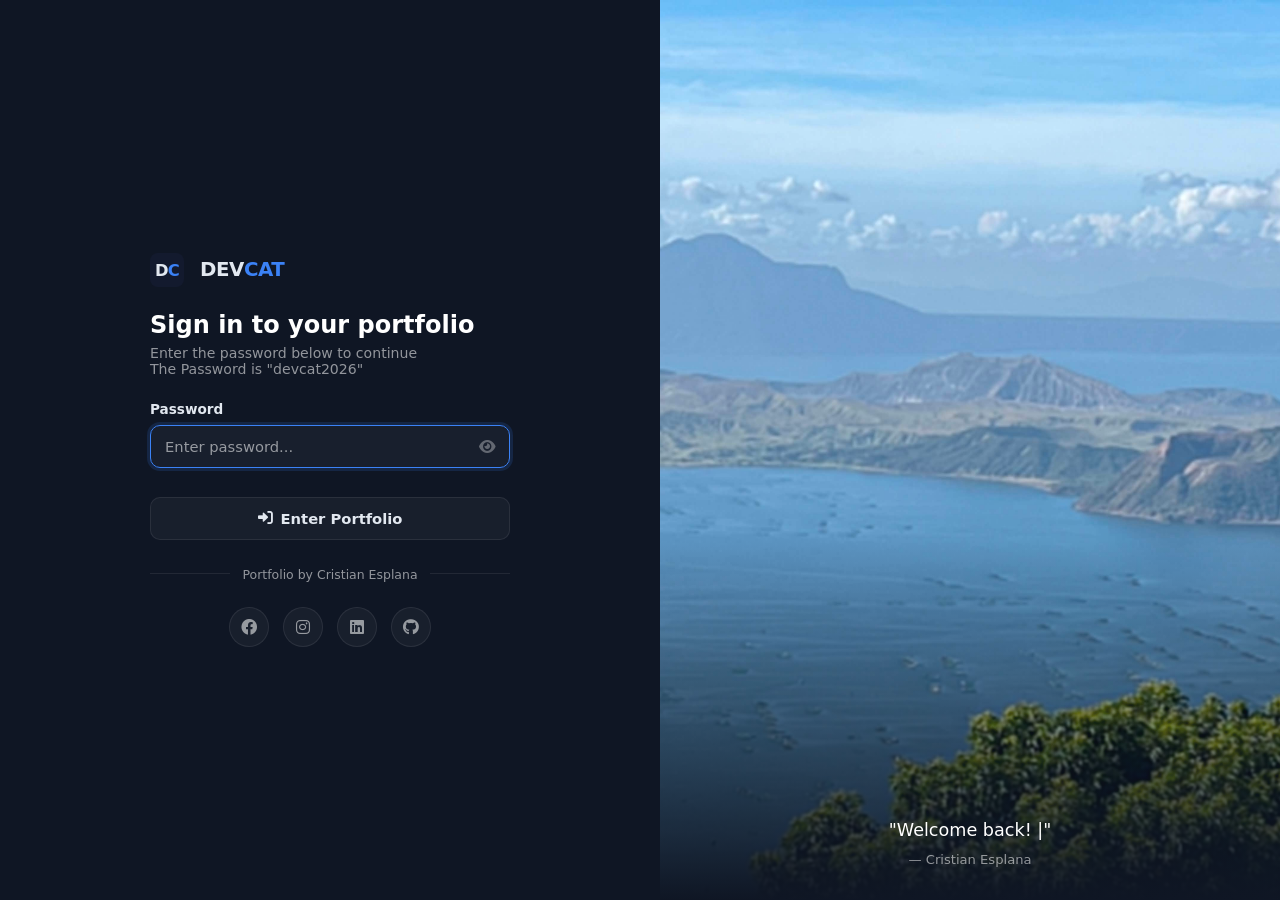
<file: index.html>
<!DOCTYPE html>
<html lang="en">
<head>
    <meta charset="UTF-8">
    <meta name="viewport" content="width=device-width, initial-scale=1.0">
    <script>if(sessionStorage.getItem("portfolio_auth")!=="true")window.location.href="login.html";</script>
    <title>Cristian Esplana | Portfolio</title>
    <link rel="icon" type="image/svg+xml" href="icons/devcat.svg">
    <link rel="stylesheet" href="style.css">
    <link rel="stylesheet" href="https://cdnjs.cloudflare.com/ajax/libs/font-awesome/6.0.0/css/all.min.css">
</head>
<body>

    <header>
        <div class="nav-container">
            <a href="index.html" class="logo"><img src="icons/devcat.svg" alt="DevCat" class="logo-icon"><img src="icons/devcat-label.svg" alt="DevCat" class="logo-label"></a>
            <nav class="tubelight-nav">
                <a href="index.html" class="tubelight-link" data-page="index"><i class="fa fa-home"></i><span>Home</span></a>
                <a href="projects.html" class="tubelight-link" data-page="projects"><i class="fa fa-code"></i><span>Projects</span></a>
                <a href="about.html" class="tubelight-link" data-page="about"><i class="fa fa-user"></i><span>About</span></a>
                <a href="contact.html" class="tubelight-link" data-page="contact"><i class="fa fa-envelope"></i><span>Contact</span></a>
            </nav>
            <div class="header-right">
                <div class="search-box">
                    <input type="text" id="siteSearch" placeholder="Search...">
                </div>
                <div class="header-clock" id="headerClock"></div>
                <a href="#" class="desktop-signout" data-logout title="Sign Out"><i class="fa fa-sign-out-alt"></i></a>
                <button id="menuBtn" class="menu-trigger">MENU ☰</button>
            </div>
        </div>
    </header>

    <div id="navModal" class="modal">
        <div class="modal-content">
            <span class="close">&times;</span>
            <div class="menu-extras">
                <div class="menu-search-box">
                    <i class="fa fa-search"></i>
                    <input type="text" id="menuSearch" placeholder="Search...">
                </div>
            </div>
            <nav>
                <ul class="menu-list">
                    <li><a href="index.html">HOME</a></li>
                    <li><a href="projects.html">PROJECTS</a></li>
                    <li><a href="about.html">ABOUT ME</a></li>
                    <li><a href="contact.html">CONTACT US</a></li>
                    <li><a href="#" class="logout-link" data-logout><i class="fa fa-sign-out-alt"></i> SIGN OUT</a></li>
                </ul>
            </nav>
        </div>
    </div>

    <main class="mobile-container">
        <section id="home" class="page active">
            <div class="hero-header hero-cloud">
                <h1><span class="hero-muted">College Student &amp; Freelance QA.</span><br>Your next innovation partner.</h1>
                <div class="hero-divider"></div>
                <div class="logo-cloud">
                    <div class="logo-cloud-track">
                        <div class="logo-chip"><img src="icons/python.svg" alt="Python"><span>Python</span></div>
                        <div class="logo-chip"><img src="icons/java.svg" alt="Java"><span>Java</span></div>
                        <div class="logo-chip"><img src="icons/cpp.svg" alt="C++"><span>C++</span></div>
                        <div class="logo-chip"><img src="icons/html5.svg" alt="HTML5"><span>HTML5</span></div>
                        <div class="logo-chip"><img src="icons/css.svg" alt="CSS3"><span>CSS3</span></div>
                        <div class="logo-chip"><img src="icons/javascript.svg" alt="JavaScript"><span>JavaScript</span></div>
                        <div class="logo-chip"><img src="icons/sql.svg" alt="SQL"><span>SQL</span></div>
                        <div class="logo-chip"><img src="icons/github.svg" alt="GitHub"><span>GitHub</span></div>
                        <div class="logo-chip"><img src="icons/vscode.svg" alt="VS Code"><span>VS Code</span></div>
                        <div class="logo-chip"><img src="icons/tailwind.svg" alt="Tailwind"><span>Tailwind</span></div>
                        <div class="logo-chip"><img src="icons/vue.svg" alt="Vue.js"><span>Vue.js</span></div>
                        <div class="logo-chip"><img src="icons/claude.svg" alt="Claude"><span>Claude</span></div>
                        <div class="logo-chip"><img src="icons/gemini.svg" alt="Gemini"><span>Gemini</span></div>
                        <!-- Duplicate for seamless loop -->
                        <div class="logo-chip"><img src="icons/python.svg" alt="Python"><span>Python</span></div>
                        <div class="logo-chip"><img src="icons/java.svg" alt="Java"><span>Java</span></div>
                        <div class="logo-chip"><img src="icons/cpp.svg" alt="C++"><span>C++</span></div>
                        <div class="logo-chip"><img src="icons/html5.svg" alt="HTML5"><span>HTML5</span></div>
                        <div class="logo-chip"><img src="icons/css.svg" alt="CSS3"><span>CSS3</span></div>
                        <div class="logo-chip"><img src="icons/javascript.svg" alt="JavaScript"><span>JavaScript</span></div>
                        <div class="logo-chip"><img src="icons/sql.svg" alt="SQL"><span>SQL</span></div>
                        <div class="logo-chip"><img src="icons/github.svg" alt="GitHub"><span>GitHub</span></div>
                        <div class="logo-chip"><img src="icons/vscode.svg" alt="VS Code"><span>VS Code</span></div>
                        <div class="logo-chip"><img src="icons/tailwind.svg" alt="Tailwind"><span>Tailwind</span></div>
                        <div class="logo-chip"><img src="icons/vue.svg" alt="Vue.js"><span>Vue.js</span></div>
                        <div class="logo-chip"><img src="icons/claude.svg" alt="Claude"><span>Claude</span></div>
                        <div class="logo-chip"><img src="icons/gemini.svg" alt="Gemini"><span>Gemini</span></div>
                    </div>
                </div>
                <div class="hero-divider"></div>
            </div>
            <div class="home-sections">

                <!-- Projects — Blog Card Grid -->
                <div class="blog-section">
                    <div class="blog-section-header">
                        <span class="blog-tagline"><i class="fa fa-code"></i> Projects</span>
                        <h2>Featured Work</h2>
                        <p>A collection of academic and personal projects built across multiple semesters — from desktop apps to console games.</p>
                        <a href="projects.html" class="blog-view-all">View all projects <i class="fa fa-arrow-right"></i></a>
                    </div>
                    <div class="glass-grid">
                        <a href="projects.html?open=polycal1" class="glass-card">
                            <div class="glass-card-img">
                                <img src="images/PolyCal.png" alt="POLYCAL">
                                <div class="glass-card-tags">
                                    <span class="glass-tag">Comprog 1 &amp; 2</span>
                                    <span class="glass-tag"><i class="fa fa-desktop"></i> Desktop</span>
                                </div>
                                <div class="glass-card-overlay">
                                    <span class="glass-card-read"><i class="fa fa-book-open"></i> View Details</span>
                                </div>
                            </div>
                            <div class="glass-card-body">
                                <h3>POLYCAL</h3>
                                <p>Student calendar app for PUP Parañaque — manage schedules, deadlines, and collaborate with peers. Desktop &amp; Mobile.</p>
                            </div>
                            <div class="glass-card-footer">
                                <div class="glass-card-author">
                                    <img src="images/DP.jpg" alt="Cristian">
                                    <div><strong>Cristian Esplana</strong><span>1st Sem 2024</span></div>
                                </div>
                                <div class="glass-card-meta"><i class="fa fa-clock"></i> Python · Tkinter</div>
                            </div>
                        </a>
                        <a href="projects.html?open=tictactoe" class="glass-card">
                            <div class="glass-card-img">
                                <img src="images/Tic-Tac-Toe.png" alt="Tic-Tac-Toe">
                                <div class="glass-card-tags">
                                    <span class="glass-tag">Comprog 3</span>
                                    <span class="glass-tag"><i class="fa fa-users"></i> Group</span>
                                </div>
                                <div class="glass-card-overlay">
                                    <span class="glass-card-read"><i class="fa fa-book-open"></i> View Details</span>
                                </div>
                            </div>
                            <div class="glass-card-body">
                                <h3>Tic-Tac-Toe</h3>
                                <p>Console-based two-player game applying object-oriented programming concepts as a collaborative group project.</p>
                            </div>
                            <div class="glass-card-footer">
                                <div class="glass-card-author">
                                    <img src="images/DP.jpg" alt="Cristian">
                                    <div><strong>Cristian Esplana</strong><span>1st Sem 2025</span></div>
                                </div>
                                <div class="glass-card-meta"><i class="fa fa-clock"></i> C++ · OOP</div>
                            </div>
                        </a>
                        <a href="projects.html?open=bookinventory" class="glass-card">
                            <div class="glass-card-img">
                                <img src="images/BookManagement.png" alt="Book Inventory">
                                <div class="glass-card-tags">
                                    <span class="glass-tag">Free Elective</span>
                                    <span class="glass-tag"><i class="fa fa-user"></i> Solo</span>
                                </div>
                                <div class="glass-card-overlay">
                                    <span class="glass-card-read"><i class="fa fa-book-open"></i> View Details</span>
                                </div>
                            </div>
                            <div class="glass-card-body">
                                <h3>Book Inventory CRUD</h3>
                                <p>Solo CRUD application for managing a book inventory system — covering create, read, update, and delete operations.</p>
                            </div>
                            <div class="glass-card-footer">
                                <div class="glass-card-author">
                                    <img src="images/DP.jpg" alt="Cristian">
                                    <div><strong>Cristian Esplana</strong><span>2nd Sem 2025</span></div>
                                </div>
                                <div class="glass-card-meta"><i class="fa fa-clock"></i> Java · CRUD</div>
                            </div>
                        </a>
                    </div>
                </div>

                <!-- About Me -->
                <div class="home-tc-section">
                    <div class="home-tc-layout">
                        <div class="home-tc-image">
                            <img src="images/DP.jpg" alt="Cristian Esplana">
                        </div>
                        <div class="home-tc-card">
                            <span class="home-tc-label"><i class="fa fa-user"></i> About Me</span>
                            <h2>Cristian Esplana</h2>
                            <p class="home-tc-subtitle">2nd Year BSIT Student</p>
                            <p class="home-tc-desc">Working Student &amp; Freelance QA Analyst specializing in Quality Assurance and Web Development. Aspiring to become a Senior QA Automation Engineer.</p>
                            <div class="profile-tc-socials">
                                <a href="#" aria-label="GitHub"><i class="fab fa-github"></i></a>
                                <a href="#" aria-label="Facebook"><i class="fab fa-facebook"></i></a>
                                <a href="#" aria-label="LinkedIn"><i class="fab fa-linkedin"></i></a>
                            </div>
                            <a href="about.html" class="home-tc-link"><i class="fa fa-arrow-right"></i> More About Me</a>
                        </div>
                    </div>
                </div>

                <!-- Contact — Feature Section -->
                <div class="feature-section">
                    <div class="feature-layout">
                        <!-- Left: Scrolling Photo Card -->
                        <div class="feature-scroll-card">
                            <div class="feature-scroll-inner">
                                <div class="feature-scroll-track feature-scroll-photos">
                                    <div class="feature-photo">
                                        <img src="images/gallery1.jpg" alt="Manila Riverside">
                                        <div class="feature-photo-caption">Manila Riverside</div>
                                    </div>
                                    <div class="feature-photo">
                                        <img src="images/gallery2.jpg" alt="Taal Volcano, Tagaytay">
                                        <div class="feature-photo-caption">Taal Volcano, Tagaytay</div>
                                    </div>
                                    <div class="feature-photo">
                                        <img src="images/Dingalan.png" alt="Dingalan, Auror">
                                        <div class="feature-photo-caption">Dingalan, Aurora</div>
                                    </div>
                                    <div class="feature-photo">
                                        <img src="images/SM-Moa.png" alt="SM Mall of Asia, Pasay">
                                        <div class="feature-photo-caption">SM Mall of Asia, Pasay</div>
                                    </div>
                                    <!-- Duplicated for seamless loop -->
                                    <div class="feature-photo">
                                        <img src="images/gallery1.jpg" alt="Manila Riverside">
                                        <div class="feature-photo-caption">Manila Riverside</div>
                                    </div>
                                    <div class="feature-photo">
                                        <img src="images/gallery2.jpg" alt="Taal Volcano, Tagaytay">
                                        <div class="feature-photo-caption">Taal Volcano, Tagaytay</div>
                                    </div>
                                    <div class="feature-photo">
                                        <img src="images/Dingalan.png" alt="Dingalan, Auror">
                                        <div class="feature-photo-caption">Dingalan, Aurora</div>
                                    </div>
                                    <div class="feature-photo">
                                        <img src="images/SM-Moa.png" alt="SM Mall of Asia, Pasay">
                                        <div class="feature-photo-caption">SM Mall of Asia, Pasay</div>
                                    </div>
                                </div>
                            </div>
                            <div class="feature-scroll-fade-top"></div>
                            <div class="feature-scroll-fade-bottom"></div>
                        </div>

                        <!-- Right: Content -->
                        <div class="feature-content">
                            <span class="blog-tagline"><i class="fa fa-envelope"></i> Contact</span>
                            <h2>Get in Touch <span class="feature-muted">— I'm always open to new opportunities, collaborations, and conversations.</span></h2>
                            <form class="feature-form" onsubmit="event.preventDefault(); location.href='contact.html';">
                                <input type="email" placeholder="Your email address..." required>
                                <textarea rows="3" placeholder="Your message..." required></textarea>
                                <button type="submit" class="send-btn"><span>Send Message</span> <i class="fa fa-paper-plane"></i></button>
                            </form>
                        </div>
                    </div>
                </div>

            </div>
        </section>
    </main>

    <footer>
        <div class="social-links">
            <a href="#" aria-label="Facebook"><i class="fab fa-facebook"></i></a>
            <a href="#" aria-label="Instagram"><i class="fab fa-instagram"></i></a>
            <a href="#" aria-label="LinkedIn"><i class="fab fa-linkedin"></i></a>
        </div>
        <p>&copy; 2026 Cristian Esplana. All rights reserved.</p>
    </footer>

    <!-- Section Preview Modal -->
    <div id="sectionPreviewModal" class="section-preview-modal">
        <div class="section-preview-overlay"></div>
        <div class="section-preview-box">
            <button class="section-preview-close">&times;</button>
            <h3 class="section-preview-title" id="sectionPreviewTitle"></h3>
            <div class="section-preview-content" id="sectionPreviewContent"></div>
            <a class="section-preview-btn" id="sectionPreviewLink" href="#">
                <i class="fa fa-arrow-right"></i> <span id="sectionPreviewBtnText">Go to Page</span>
            </a>
        </div>
    </div>

    <!-- Image Lightbox Modal -->
    <div id="imgModal">
        <div class="img-modal-overlay"></div>
        <div class="img-modal-box">
            <button class="img-modal-close">&times;</button>
            <img id="imgModalSrc" src="" alt="">
            <p class="img-modal-caption" id="imgModalCaption"></p>
        </div>
    </div>

    <!-- Clock Modal -->
    <div id="clockModal" class="clock-modal">
        <div class="clock-modal-overlay"></div>
        <div class="clock-modal-box">
            <button class="clock-modal-close">&times;</button>
            <div class="clock-modal-header">
                <div class="clock-modal-time"></div>
                <div class="clock-modal-date"></div>
            </div>
            <div class="cal-nav">
                <button type="button" class="cal-prev" title="Previous month"><i class="fa fa-chevron-left"></i></button>
                <span class="cal-month-label"></span>
                <button type="button" class="cal-next" title="Next month"><i class="fa fa-chevron-right"></i></button>
            </div>
            <div class="cal-grid"></div>
        </div>
    </div>

    <script src="script.js"></script>
</body>
</html>
</file>
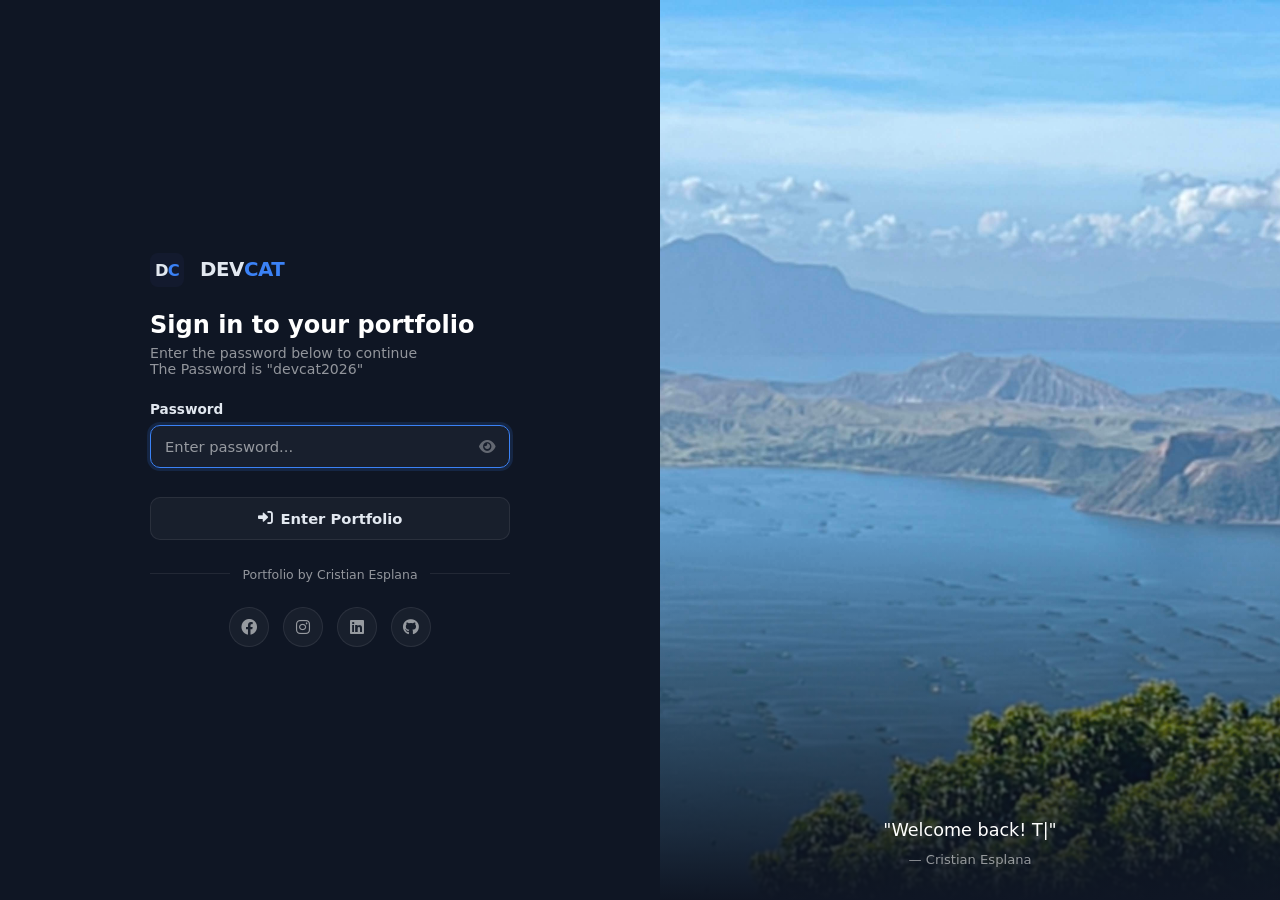
<file: about.html>
<!DOCTYPE html>
<html lang="en">
<head>
    <meta charset="UTF-8">
    <meta name="viewport" content="width=device-width, initial-scale=1.0">
    <script>if(sessionStorage.getItem("portfolio_auth")!=="true")window.location.href="login.html";</script>
    <title>About Me | Cristian Esplana</title>
    <link rel="icon" type="image/svg+xml" href="icons/devcat.svg">
    <link rel="stylesheet" href="style.css">
    <link rel="stylesheet" href="https://cdnjs.cloudflare.com/ajax/libs/font-awesome/6.0.0/css/all.min.css">
</head>
<body>

    <header>
        <div class="nav-container">
            <a href="index.html" class="logo"><img src="icons/devcat.svg" alt="DevCat" class="logo-icon"><img src="icons/devcat-label.svg" alt="DevCat" class="logo-label"></a>
            <nav class="tubelight-nav">
                <a href="index.html" class="tubelight-link" data-page="index"><i class="fa fa-home"></i><span>Home</span></a>
                <a href="projects.html" class="tubelight-link" data-page="projects"><i class="fa fa-code"></i><span>Projects</span></a>
                <a href="about.html" class="tubelight-link" data-page="about"><i class="fa fa-user"></i><span>About</span></a>
                <a href="contact.html" class="tubelight-link" data-page="contact"><i class="fa fa-envelope"></i><span>Contact</span></a>
            </nav>
            <div class="header-right">
                <div class="search-box">
                    <input type="text" id="siteSearch" placeholder="Search...">
                </div>
                <div class="header-clock" id="headerClock"></div>
                <a href="#" class="desktop-signout" data-logout title="Sign Out"><i class="fa fa-sign-out-alt"></i></a>
                <button id="menuBtn" class="menu-trigger">MENU ☰</button>
            </div>
        </div>
    </header>

    <div id="navModal" class="modal">
        <div class="modal-content">
            <span class="close">&times;</span>
            <div class="menu-extras">
                <div class="menu-search-box">
                    <i class="fa fa-search"></i>
                    <input type="text" id="menuSearch" placeholder="Search...">
                </div>
            </div>
            <nav>
                <ul class="menu-list">
                    <li><a href="index.html">HOME</a></li>
                    <li><a href="projects.html">PROJECTS</a></li>
                    <li><a href="about.html">ABOUT ME</a></li>
                    <li><a href="contact.html">CONTACT US</a></li>
                    <li><a href="#" class="logout-link" data-logout><i class="fa fa-sign-out-alt"></i> SIGN OUT</a></li>
                </ul>
            </nav>
        </div>
    </div>

    <main class="mobile-container">
        <section id="about" class="page active">
            <h2>Personal Details</h2>
            <div class="grid-layout">
                <div class="card avatar-picker-card" id="aboutCard">
                    <div class="avatar-picker">
                        <div class="avatar-picker-banner"></div>
                        <div class="avatar-picker-display" id="avatarDisplay">
                            <div class="avatar-picker-content" id="avatarContent">
                                <img src="images/DP.jpg" alt="Cristian Esplana" id="avatarMainImg">
                            </div>
                        </div>
                        <div class="avatar-picker-info">
                            <h3>Cristian Esplana</h3>
                            <p>Select your avatar</p>
                        </div>
                        <div class="avatar-picker-options" id="avatarOptions">
                            <button type="button" class="avatar-opt active" data-avatar="photo" title="Profile Photo">
                                <img src="images/DP.jpg" alt="Photo">
                            </button>
                            <button type="button" class="avatar-opt" data-avatar="1" title="Avatar 1">
                                <svg viewBox="0 0 36 36" fill="none" xmlns="http://www.w3.org/2000/svg" width="40" height="40"><mask id="av1" maskUnits="userSpaceOnUse" x="0" y="0" width="36" height="36"><rect width="36" height="36" rx="72" fill="#FFF"/></mask><g mask="url(#av1)"><rect width="36" height="36" fill="#ff005b"/><rect x="0" y="0" width="36" height="36" transform="translate(9 -5) rotate(219 18 18) scale(1)" fill="#ffb238" rx="6"/><g transform="translate(4.5 -4) rotate(9 18 18)"><path d="M15 19c2 1 4 1 6 0" stroke="#000" fill="none" stroke-linecap="round"/><rect x="10" y="14" width="1.5" height="2" rx="1" fill="#000"/><rect x="24" y="14" width="1.5" height="2" rx="1" fill="#000"/></g></g></svg>
                            </button>
                            <button type="button" class="avatar-opt" data-avatar="2" title="Avatar 2">
                                <svg viewBox="0 0 36 36" fill="none" xmlns="http://www.w3.org/2000/svg" width="40" height="40"><mask id="av2" maskUnits="userSpaceOnUse" x="0" y="0" width="36" height="36"><rect width="36" height="36" rx="72" fill="#FFF"/></mask><g mask="url(#av2)"><rect width="36" height="36" fill="#ff7d10"/><rect x="0" y="0" width="36" height="36" transform="translate(5 -1) rotate(55 18 18) scale(1.1)" fill="#0a0310" rx="6"/><g transform="translate(7 -6) rotate(-5 18 18)"><path d="M15 20c2 1 4 1 6 0" stroke="#FFF" fill="none" stroke-linecap="round"/><rect x="14" y="14" width="1.5" height="2" rx="1" fill="#FFF"/><rect x="20" y="14" width="1.5" height="2" rx="1" fill="#FFF"/></g></g></svg>
                            </button>
                            <button type="button" class="avatar-opt" data-avatar="3" title="Avatar 3">
                                <svg viewBox="0 0 36 36" fill="none" xmlns="http://www.w3.org/2000/svg" width="40" height="40"><mask id="av3" maskUnits="userSpaceOnUse" x="0" y="0" width="36" height="36"><rect width="36" height="36" rx="72" fill="#FFF"/></mask><g mask="url(#av3)"><rect width="36" height="36" fill="#0a0310"/><rect x="0" y="0" width="36" height="36" transform="translate(-3 7) rotate(227 18 18) scale(1.2)" fill="#ff005b" rx="36"/><g transform="translate(-3 3.5) rotate(7 18 18)"><path d="M13,21 a1,0.75 0 0,0 10,0" fill="#FFF"/><rect x="12" y="14" width="1.5" height="2" rx="1" fill="#FFF"/><rect x="22" y="14" width="1.5" height="2" rx="1" fill="#FFF"/></g></g></svg>
                            </button>
                            <button type="button" class="avatar-opt" data-avatar="4" title="Avatar 4">
                                <svg viewBox="0 0 36 36" fill="none" xmlns="http://www.w3.org/2000/svg" width="40" height="40"><mask id="av4" maskUnits="userSpaceOnUse" x="0" y="0" width="36" height="36"><rect width="36" height="36" rx="72" fill="#FFF"/></mask><g mask="url(#av4)"><rect width="36" height="36" fill="#d8fcb3"/><rect x="0" y="0" width="36" height="36" transform="translate(9 -5) rotate(219 18 18) scale(1)" fill="#89fcb3" rx="6"/><g transform="translate(4.5 -4) rotate(9 18 18)"><path d="M15 19c2 1 4 1 6 0" stroke="#000" fill="none" stroke-linecap="round"/><rect x="10" y="14" width="1.5" height="2" rx="1" fill="#000"/><rect x="24" y="14" width="1.5" height="2" rx="1" fill="#000"/></g></g></svg>
                            </button>
                        </div>
                    </div>
                    <div class="avatar-picker-details">
                    <hr>
                    <div class="about-details">
                        <p><strong>Status:</strong> <span>Working Student</span></p>
                        <p><strong>Current Role:</strong> <span>Freelance QA Analyst</span></p>
                        <p><strong>Specialization:</strong> <span>Quality Assurance & Web Dev</span></p>
                        <p><strong>Career Goal:</strong> <span>Senior QA Automation Engineer</span></p>
                    </div>
                    </div>
                </div>

                <div class="card hobby-section">
                    <h3><i class="fa fa-camera"></i> Photography</h3>
                    <p>Outside of coding and testing, I capture stories through my lens, focusing on nature and urban landscapes.</p>
                    <div id="hobbyGallery" class="hobby-gallery">
                        <div class="gallery-item">
                            <img src="images/gallery1.jpg" alt="Manila Riverside" data-lightbox="images/gallery1.jpg" data-caption="Manila Riverside — Golden hour along the Pasig River with the historic post office building.">
                            <div class="gallery-caption">
                                <strong>Manila Riverside</strong>
                                <span>Golden hour along the Pasig River with the historic post office building.</span>
                            </div>
                        </div>
                        <div class="gallery-item">
                            <img src="images/gallery2.jpg" alt="Taal Volcano, Tagaytay" data-lightbox="images/gallery2.jpg" data-caption="Taal Volcano, Tagaytay — Scenic view of Taal Lake and Volcano Island from Starbucks Tagaytay.">
                            <div class="gallery-caption">
                                <strong>Taal Volcano, Tagaytay</strong>
                                <span>Scenic view of Taal Lake and Volcano Island from Starbucks Tagaytay.</span>
                            </div>
                        </div>
                        <div class="gallery-item">
                            <img src="images/Dingalan.png" alt="Dingalan Aurora" data-caption="Famous Touris Plot in Aurora, Philippines.">
                            <div class="gallery-caption">
                                <strong>Dingalan Aurora</strong>
                                <span>Famous Touris Spot in Aurora, Philippines.</span>
                            </div>
                        </div>
                        <div class="gallery-item">
                            <img src="images/SM-Moa.png" alt="SM Mall of Asia" data-caption="SM Mall of Asia one of the Biggest Mall in Philippines">
                            <div class="gallery-caption">
                                <strong>SM Mall of Asia</strong>
                                <span>SM Mall of Asia one of the Biggest Mall in Philippines</span>
                            </div>
                        </div>
                    </div>
                </div>
            </div>
        </section>
    </main>

    <footer>
        <div class="social-links">
            <a href="#" aria-label="Facebook"><i class="fab fa-facebook"></i></a>
            <a href="#" aria-label="Instagram"><i class="fab fa-instagram"></i></a>
            <a href="#" aria-label="LinkedIn"><i class="fab fa-linkedin"></i></a>
        </div>
        <p>&copy; 2026 Cristian Esplana. All rights reserved.</p>
    </footer>

    <!-- Image Lightbox Modal -->
    <div id="imgModal">
        <div class="img-modal-overlay"></div>
        <div class="img-modal-box">
            <button class="img-modal-close">&times;</button>
            <img id="imgModalSrc" src="" alt="">
            <p class="img-modal-caption" id="imgModalCaption"></p>
        </div>
    </div>

    <!-- Clock Modal -->
    <div id="clockModal" class="clock-modal">
        <div class="clock-modal-overlay"></div>
        <div class="clock-modal-box">
            <button class="clock-modal-close">&times;</button>
            <div class="clock-modal-header">
                <div class="clock-modal-time"></div>
                <div class="clock-modal-date"></div>
            </div>
            <div class="cal-nav">
                <button type="button" class="cal-prev" title="Previous month"><i class="fa fa-chevron-left"></i></button>
                <span class="cal-month-label"></span>
                <button type="button" class="cal-next" title="Next month"><i class="fa fa-chevron-right"></i></button>
            </div>
            <div class="cal-grid"></div>
        </div>
    </div>

    <script src="script.js"></script>
</body>
</html>
</file>
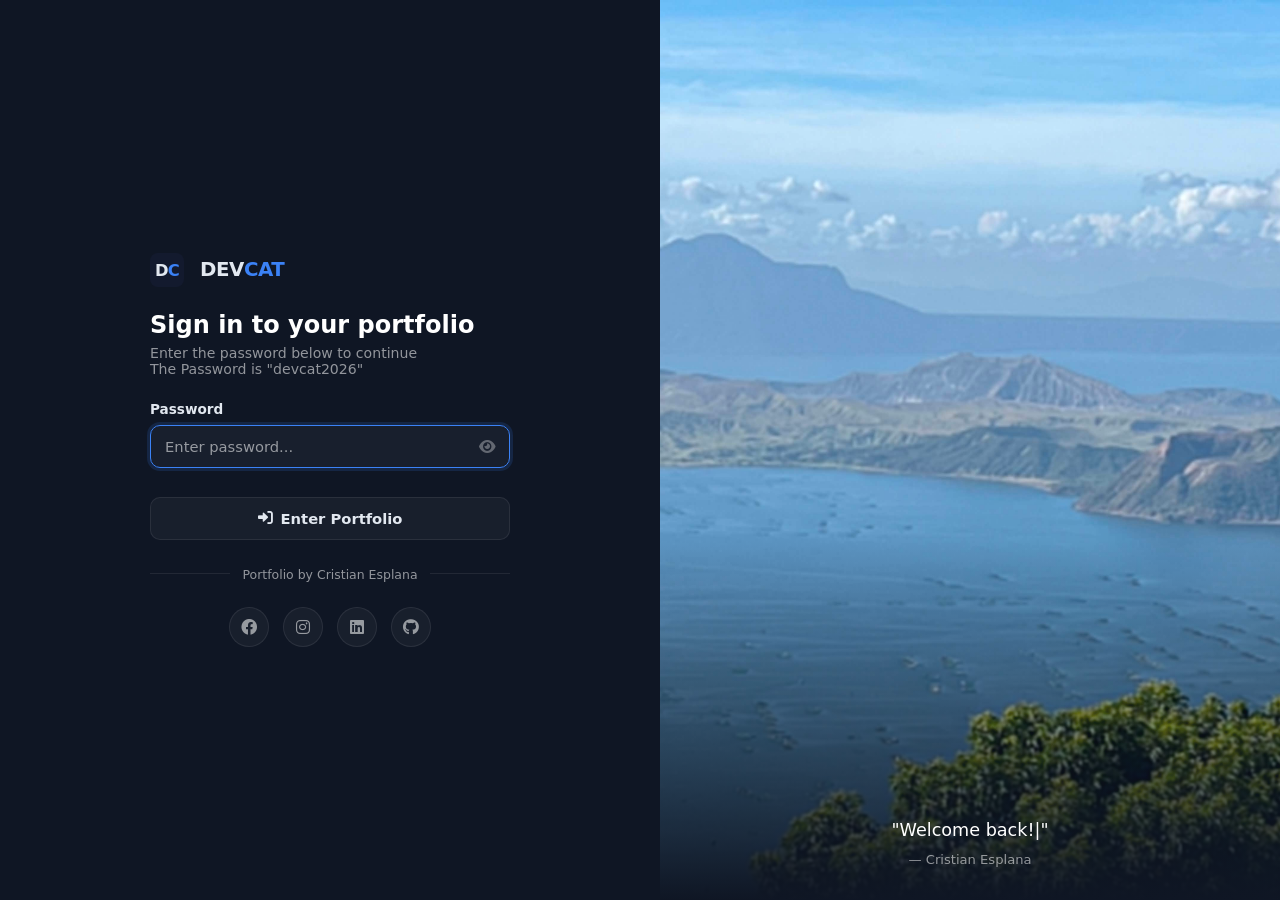
<file: contact.html>
<!DOCTYPE html>
<html lang="en">
<head>
    <meta charset="UTF-8">
    <meta name="viewport" content="width=device-width, initial-scale=1.0">
    <script>if(sessionStorage.getItem("portfolio_auth")!=="true")window.location.href="login.html";</script>
    <title>Contact | Cristian Esplana</title>
    <link rel="icon" type="image/svg+xml" href="icons/devcat.svg">
    <link rel="stylesheet" href="style.css">
    <link rel="stylesheet" href="https://cdnjs.cloudflare.com/ajax/libs/font-awesome/6.0.0/css/all.min.css">
</head>
<body>

    <header>
        <div class="nav-container">
            <a href="index.html" class="logo"><img src="icons/devcat.svg" alt="DevCat" class="logo-icon"><img src="icons/devcat-label.svg" alt="DevCat" class="logo-label"></a>
            <nav class="tubelight-nav">
                <a href="index.html" class="tubelight-link" data-page="index"><i class="fa fa-home"></i><span>Home</span></a>
                <a href="projects.html" class="tubelight-link" data-page="projects"><i class="fa fa-code"></i><span>Projects</span></a>
                <a href="about.html" class="tubelight-link" data-page="about"><i class="fa fa-user"></i><span>About</span></a>
                <a href="contact.html" class="tubelight-link" data-page="contact"><i class="fa fa-envelope"></i><span>Contact</span></a>
            </nav>
            <div class="header-right">
                <div class="search-box">
                    <input type="text" id="siteSearch" placeholder="Search...">
                </div>
                <div class="header-clock" id="headerClock"></div>
                <a href="#" class="desktop-signout" data-logout title="Sign Out"><i class="fa fa-sign-out-alt"></i></a>
                <button id="menuBtn" class="menu-trigger">MENU ☰</button>
            </div>
        </div>
    </header>

    <div id="navModal" class="modal">
        <div class="modal-content">
            <span class="close">&times;</span>
            <div class="menu-extras">
                <div class="menu-search-box">
                    <i class="fa fa-search"></i>
                    <input type="text" id="menuSearch" placeholder="Search...">
                </div>
            </div>
            <nav>
                <ul class="menu-list">
                    <li><a href="index.html">HOME</a></li>
                    <li><a href="projects.html">PROJECTS</a></li>
                    <li><a href="about.html">ABOUT ME</a></li>
                    <li><a href="contact.html">CONTACT US</a></li>
                    <li><a href="#" class="logout-link" data-logout><i class="fa fa-sign-out-alt"></i> SIGN OUT</a></li>
                </ul>
            </nav>
        </div>
    </div>

    <main class="mobile-container">
        <section id="contact" class="page active">
            <h2>Contact Us</h2>

            <!-- Feature Section -->
            <div class="feature-section">
                <div class="feature-layout">
                    <!-- Left: Scrolling Photo Card -->
                    <div class="feature-scroll-card">
                        <div class="feature-scroll-inner">
                            <div class="feature-scroll-track feature-scroll-photos">
                                <div class="feature-photo">
                                    <img src="images/gallery1.jpg" alt="Manila Riverside">
                                    <div class="feature-photo-caption">Manila Riverside</div>
                                </div>
                                <div class="feature-photo">
                                    <img src="images/gallery2.jpg" alt="Taal Volcano, Tagaytay">
                                    <div class="feature-photo-caption">Taal Volcano, Tagaytay</div>
                                </div>
                                <div class="feature-photo">
                                    <img src="images/Dingalan.png" alt="Dingalan, Aurora">
                                    <div class="feature-photo-caption">Dingalan, Auora</div>
                                </div>
                                <div class="feature-photo">
                                    <img src="images/SM-Moa.png" alt="SM Mall of Asia">
                                    <div class="feature-photo-caption">SM Mall of Asia, Pasay</div>
                                </div>
                                <!-- Duplicated for seamless loop -->
                                <div class="feature-photo">
                                    <img src="images/gallery1.jpg" alt="Manila Riverside">
                                    <div class="feature-photo-caption">Manila Riverside</div>
                                </div>
                                <div class="feature-photo">
                                    <img src="images/gallery2.jpg" alt="Taal Volcano, Tagaytay">
                                    <div class="feature-photo-caption">Taal Volcano, Tagaytay</div>
                                </div>
                                <div class="feature-photo">
                                    <img src="https://picsum.photos/seed/ocean22/400/260" alt="Coastal Horizon">
                                    <div class="feature-photo-caption">Coastal Horizon</div>
                                </div>
                                <div class="feature-photo">
                                    <img src="https://picsum.photos/seed/rooftop7/400/260" alt="Rooftop View">
                                    <div class="feature-photo-caption">Rooftop View</div>
                                </div>
                            </div>
                        </div>
                        <div class="feature-scroll-fade-top"></div>
                        <div class="feature-scroll-fade-bottom"></div>
                    </div>

                    <!-- Right: Content + Form -->
                    <div class="feature-content">
                        <span class="blog-tagline"><i class="fa fa-envelope"></i> Contact</span>
                        <h2>Get in Touch <span class="feature-muted">— I'm always open to new opportunities, collaborations, and conversations. Drop me a message below.</span></h2>
                        <div class="feature-badges">
                            <span class="feature-badge"><i class="fa fa-bolt"></i> Quick Response</span>
                            <span class="feature-badge"><i class="fa fa-handshake"></i> Open to Collab</span>
                            <span class="feature-badge"><i class="fa fa-globe"></i> Remote Ready</span>
                        </div>
                    </div>
                </div>
            </div>

            <!-- Contact Form -->
            <div class="card contact-form-card contact-form-spaced">
                <form id="contactForm">
                    <div class="form-group">
                        <label for="email">Email Address</label>
                        <input type="email" id="email" placeholder="email@example.com" required>
                    </div>
                    <div class="form-group">
                        <label for="message">Your Message</label>
                        <textarea id="message" placeholder="How can I help you?" rows="5" required></textarea>
                    </div>
                    <button type="submit" class="send-btn">
                        <span>Send Message</span>
                        <i class="fa fa-paper-plane"></i>
                    </button>
                </form>
            </div>
        </section>
    </main>

    <footer>
        <div class="social-links">
            <a href="#" aria-label="Facebook"><i class="fab fa-facebook"></i></a>
            <a href="#" aria-label="Instagram"><i class="fab fa-instagram"></i></a>
            <a href="#" aria-label="LinkedIn"><i class="fab fa-linkedin"></i></a>
        </div>
        <p>&copy; 2026 Cristian Esplana. All rights reserved.</p>
    </footer>

    <!-- Clock Modal -->
    <div id="clockModal" class="clock-modal">
        <div class="clock-modal-overlay"></div>
        <div class="clock-modal-box">
            <button class="clock-modal-close">&times;</button>
            <div class="clock-modal-header">
                <div class="clock-modal-time"></div>
                <div class="clock-modal-date"></div>
            </div>
            <div class="cal-nav">
                <button type="button" class="cal-prev" title="Previous month"><i class="fa fa-chevron-left"></i></button>
                <span class="cal-month-label"></span>
                <button type="button" class="cal-next" title="Next month"><i class="fa fa-chevron-right"></i></button>
            </div>
            <div class="cal-grid"></div>
        </div>
    </div>

    <script src="script.js"></script>
</body>
</html>
</file>
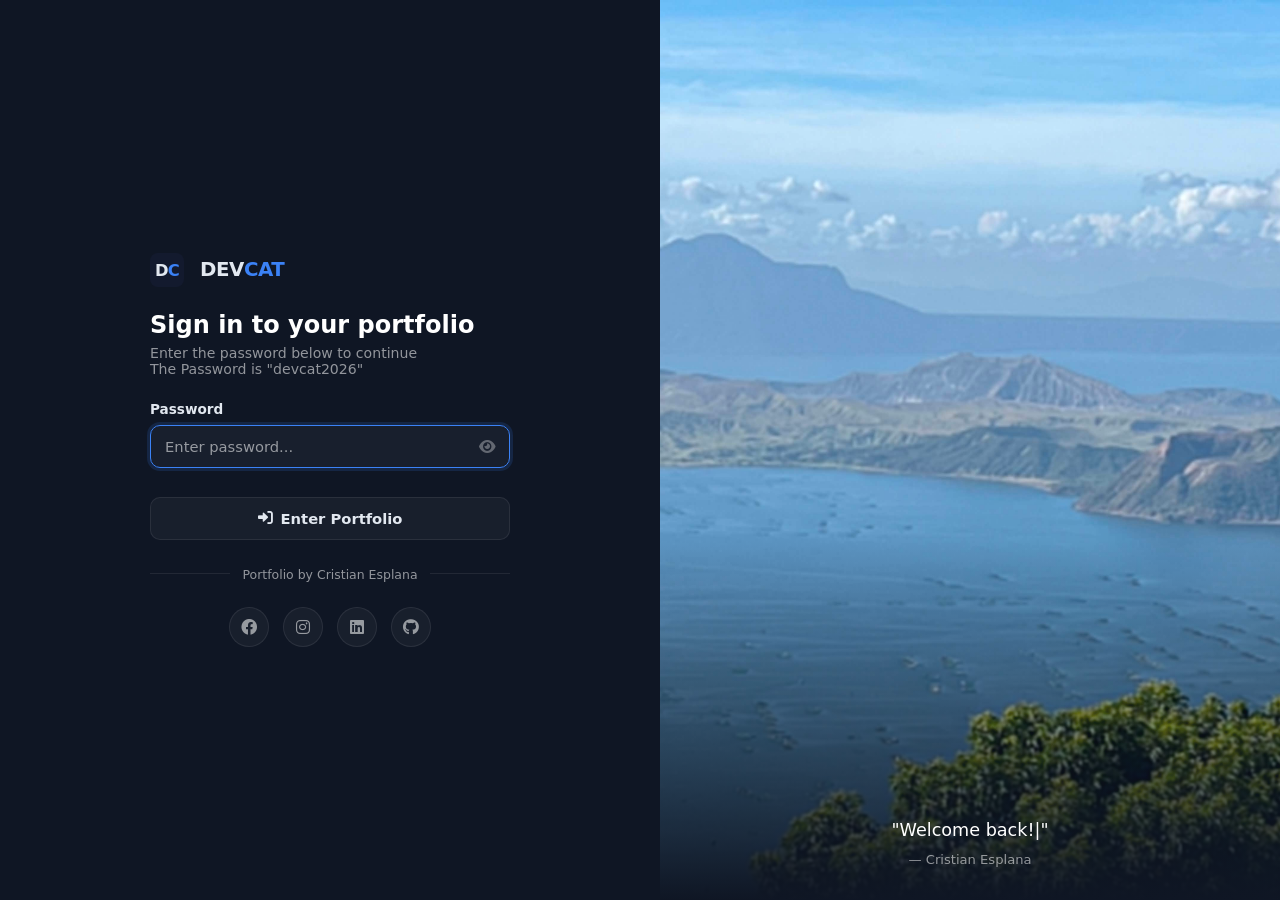
<file: login.html>
<!DOCTYPE html>
<html lang="en">
<head>
    <meta charset="UTF-8">
    <meta name="viewport" content="width=device-width, initial-scale=1.0">
    <title>Login | Cristian Esplana</title>
    <link rel="icon" type="image/svg+xml" href="icons/devcat.svg">
    <link rel="stylesheet" href="style.css">
    <link rel="stylesheet" href="https://cdnjs.cloudflare.com/ajax/libs/font-awesome/6.0.0/css/all.min.css">
</head>
<body>

    <div class="auth-split">
        <!-- Left: Form -->
        <div class="auth-form-side">
            <div class="auth-form-inner">
                <div class="auth-logo">
                    <img src="icons/devcat.svg" alt="DevCat" class="logo-icon">
                    <img src="icons/devcat-label.svg" alt="DevCat" class="logo-label">
                </div>
                <div class="auth-form-header">
                    <h1>Sign in to your portfolio</h1>
                    <p>Enter the password below to continue</p>
                    <p>The Password is "devcat2026" </p>
                </div>
                <form id="loginForm" autocomplete="off">
                    <div class="auth-field">
                        <label for="loginPassword">Password</label>
                        <div class="auth-input-wrap">
                            <input type="password" id="loginPassword" placeholder="Enter password..." required autofocus>
                            <button type="button" id="togglePassword" class="auth-eye" title="Show password">
                                <i class="fa fa-eye"></i>
                            </button>
                        </div>
                    </div>
                    <p id="loginError" class="login-error"></p>
                    <button type="submit" class="auth-submit">
                        <i class="fa fa-sign-in-alt"></i> Enter Portfolio
                    </button>
                </form>
                <div class="auth-divider">
                    <span>Portfolio by Cristian Esplana</span>
                </div>
                <div class="auth-socials">
                    <a href="#" aria-label="Facebook"><i class="fab fa-facebook"></i></a>
                    <a href="#" aria-label="Instagram"><i class="fab fa-instagram"></i></a>
                    <a href="#" aria-label="LinkedIn"><i class="fab fa-linkedin"></i></a>
                    <a href="#" aria-label="GitHub"><i class="fab fa-github"></i></a>
                </div>
            </div>
        </div>

        <!-- Right: Image + Quote -->
        <div class="auth-image-side">
            <img src="images/gallery2.jpg" alt="Taal Volcano, Tagaytay" class="auth-bg-img">
            <div class="auth-image-fade"></div>
            <div class="auth-quote">
                <p>"<span id="typewriterText"></span><span class="auth-cursor">|</span>"</p>
                <cite>— Cristian Esplana</cite>
            </div>
        </div>
    </div>

    <script>
        class Typewriter {
            constructor(el, texts, speed = 70, deleteSpeed = 40, delay = 2000) {
                this.el = el;
                this.texts = texts;
                this.speed = speed;
                this.deleteSpeed = deleteSpeed;
                this.delay = delay;
                this.textIndex = 0;
                this.charIndex = 0;
                this.isDeleting = false;
                this._tick();
            }

            _tick() {
                const current = this.texts[this.textIndex];
                if (!this.isDeleting) {
                    this.el.textContent = current.slice(0, ++this.charIndex);
                    if (this.charIndex === current.length) {
                        setTimeout(() => { this.isDeleting = true; this._tick(); }, this.delay);
                        return;
                    }
                } else {
                    this.el.textContent = current.slice(0, --this.charIndex);
                    if (this.charIndex === 0) {
                        this.isDeleting = false;
                        this.textIndex = (this.textIndex + 1) % this.texts.length;
                    }
                }
                setTimeout(() => this._tick(), this.isDeleting ? this.deleteSpeed : this.speed);
            }
        }

        class LoginForm {
            constructor(password) {
                this.password  = password;
                this.form      = document.getElementById('loginForm');
                this.input     = document.getElementById('loginPassword');
                this.error     = document.getElementById('loginError');
                this.toggleBtn = document.getElementById('togglePassword');
                this.eyeIcon   = this.toggleBtn.querySelector('i');

                this.toggleBtn.addEventListener('click', () => this._toggleVisibility());
                this.form.addEventListener('submit', (e) => this._handleSubmit(e));
            }

            _toggleVisibility() {
                const isHidden = this.input.type === 'password';
                this.input.type = isHidden ? 'text' : 'password';
                this.eyeIcon.classList.replace(
                    isHidden ? 'fa-eye' : 'fa-eye-slash',
                    isHidden ? 'fa-eye-slash' : 'fa-eye'
                );
            }

            _handleSubmit(e) {
                e.preventDefault();
                if (this.input.value === this.password) {
                    sessionStorage.setItem('portfolio_auth', 'true');
                    window.location.href = 'index.html';
                } else {
                    this.error.textContent = 'Incorrect password. Please try again.';
                    this.input.value = '';
                    this.input.focus();
                }
            }
        }

        class LoginPage {
            constructor() {
                if (sessionStorage.getItem('portfolio_auth') === 'true') {
                    window.location.href = 'index.html';
                    return;
                }
                this.form = new LoginForm('devcat2026');
                const twEl = document.getElementById('typewriterText');
                if (twEl) {
                    new Typewriter(twEl, [
                        'Welcome back! The journey continues.',
                        'Building quality software, one test at a time.',
                        'Innovation starts with a single step.'
                    ]);
                }
            }
        }

        new LoginPage();
    </script>
</body>
</html>
</file>
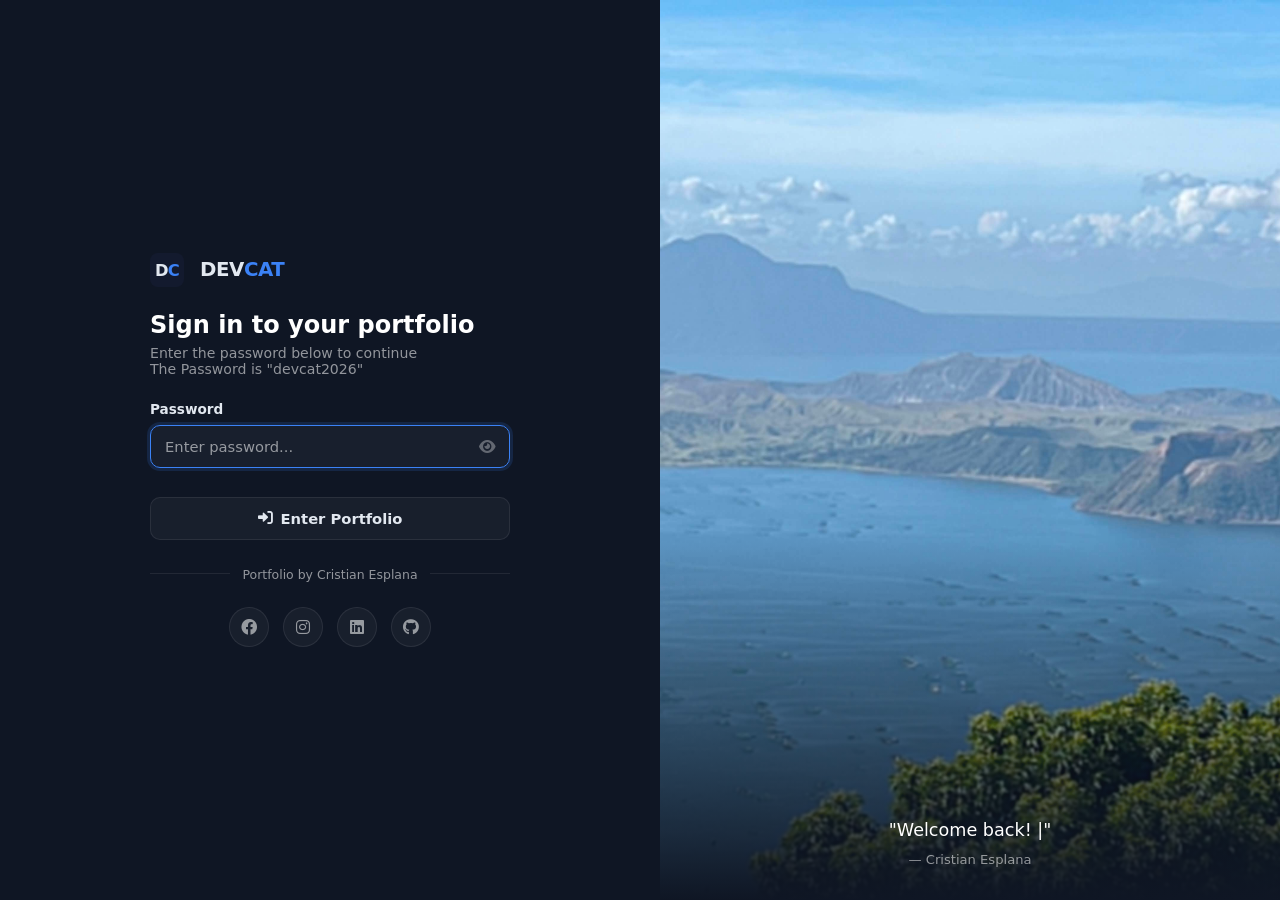
<file: projects.html>
<!DOCTYPE html>
<html lang="en">
<head>
    <meta charset="UTF-8">
    <meta name="viewport" content="width=device-width, initial-scale=1.0">
    <script>if(sessionStorage.getItem("portfolio_auth")!=="true")window.location.href="login.html";</script>
    <title>Projects | Cristian Esplana</title>
    <link rel="icon" type="image/svg+xml" href="icons/devcat.svg">
    <link rel="stylesheet" href="style.css">
    <link rel="stylesheet" href="https://cdnjs.cloudflare.com/ajax/libs/font-awesome/6.0.0/css/all.min.css">
</head>
<body>

    <header>
        <div class="nav-container">
            <a href="index.html" class="logo"><img src="icons/devcat.svg" alt="DevCat" class="logo-icon"><img src="icons/devcat-label.svg" alt="DevCat" class="logo-label"></a>
            <nav class="tubelight-nav">
                <a href="index.html" class="tubelight-link" data-page="index"><i class="fa fa-home"></i><span>Home</span></a>
                <a href="projects.html" class="tubelight-link" data-page="projects"><i class="fa fa-code"></i><span>Projects</span></a>
                <a href="about.html" class="tubelight-link" data-page="about"><i class="fa fa-user"></i><span>About</span></a>
                <a href="contact.html" class="tubelight-link" data-page="contact"><i class="fa fa-envelope"></i><span>Contact</span></a>
            </nav>
            <div class="header-right">
                <div class="search-box">
                    <input type="text" id="siteSearch" placeholder="Search...">
                </div>
                <div class="header-clock" id="headerClock"></div>
                <a href="#" class="desktop-signout" data-logout title="Sign Out"><i class="fa fa-sign-out-alt"></i></a>
                <button id="menuBtn" class="menu-trigger">MENU ☰</button>
            </div>
        </div>
    </header>

    <div id="navModal" class="modal">
        <div class="modal-content">
            <span class="close">&times;</span>
            <div class="menu-extras">
                <div class="menu-search-box">
                    <i class="fa fa-search"></i>
                    <input type="text" id="menuSearch" placeholder="Search...">
                </div>
            </div>
            <nav>
                <ul class="menu-list">
                    <li><a href="index.html">HOME</a></li>
                    <li><a href="projects.html">PROJECTS</a></li>
                    <li><a href="about.html">ABOUT ME</a></li>
                    <li><a href="contact.html">CONTACT US</a></li>
                    <li><a href="#" class="logout-link" data-logout><i class="fa fa-sign-out-alt"></i> SIGN OUT</a></li>
                </ul>
            </nav>
        </div>
    </div>

    <main class="mobile-container">
        <section id="projects" class="page active">
            <div class="blog-section-header">
                <span class="blog-tagline"><i class="fa fa-code"></i> Projects</span>
                <h2>Past Semester Projects</h2>
                <p>A collection of academic and personal projects built across multiple semesters — from desktop apps to console games.</p>
            </div>

            <div class="year-group">
                <div class="year-label"><i class="fa fa-calendar-alt"></i> 1st Year</div>
                <div class="glass-grid">
                    <div class="glass-card" data-project-id="polycal1">
                        <div class="glass-card-img">
                            <img src="images/PolyCal.png" alt="POLYCAL v1">
                            <div class="glass-card-tags">
                                <span class="glass-tag">Comprog 1</span>
                                <span class="glass-tag"><i class="fa fa-desktop"></i> Desktop</span>
                            </div>
                            <div class="glass-card-overlay">
                                <span class="glass-card-read"><i class="fa fa-book-open"></i> View Details</span>
                            </div>
                        </div>
                        <div class="glass-card-body">
                            <h3>POLYCAL v1</h3>
                            <p>A student calendar desktop app for Polytechnic students to manage schedules, deadlines, and subjects — built with Python (Tkinter).</p>
                        </div>
                        <div class="glass-card-footer">
                            <div class="glass-card-author">
                                <img src="images/DP.jpg" alt="Cristian">
                                <div>
                                    <strong>Cristian Esplana</strong>
                                    <span>1st Sem 2024</span>
                                </div>
                            </div>
                            <div class="glass-card-meta"><i class="fa fa-clock"></i> Python · Tkinter</div>
                        </div>
                    </div>
                    <div class="glass-card" data-project-id="polycal2">
                        <div class="glass-card-img">
                            <img src="images/PolyCalMobile.png" alt="POLYCAL v2">
                            <div class="glass-card-tags">
                                <span class="glass-tag">Comprog 2</span>
                                <span class="glass-tag"><i class="fa fa-mobile-alt"></i> Mobile</span>
                            </div>
                            <div class="glass-card-overlay">
                                <span class="glass-card-read"><i class="fa fa-book-open"></i> View Details</span>
                            </div>
                        </div>
                        <div class="glass-card-body">
                            <h3>POLYCAL v2</h3>
                            <p>Mobile version of POLYCAL redesigned for Android using Python (Kivy), featuring a touch-friendly UI for on-the-go scheduling.</p>
                        </div>
                        <div class="glass-card-footer">
                            <div class="glass-card-author">
                                <img src="images/DP.jpg" alt="Cristian">
                                <div>
                                    <strong>Cristian Esplana</strong>
                                    <span>2nd Sem 2024</span>
                                </div>
                            </div>
                            <div class="glass-card-meta"><i class="fa fa-clock"></i> Python · Kivy</div>
                        </div>
                    </div>
                </div>
            </div>

            <div class="year-group">
                <div class="year-label"><i class="fa fa-calendar-alt"></i> 2nd Year</div>
                <div class="glass-grid">
                    <div class="glass-card" data-project-id="tictactoe">
                        <div class="glass-card-img">
                            <img src="images/Tic-Tac-Toe.png" alt="Tic-Tac-Toe">
                            <div class="glass-card-tags">
                                <span class="glass-tag">Comprog 3</span>
                                <span class="glass-tag"><i class="fa fa-users"></i> Group</span>
                            </div>
                            <div class="glass-card-overlay">
                                <span class="glass-card-read"><i class="fa fa-book-open"></i> View Details</span>
                            </div>
                        </div>
                        <div class="glass-card-body">
                            <h3>Tic-Tac-Toe</h3>
                            <p>A console-based two-player game developed as a group project, applying object-oriented programming concepts in C++.</p>
                        </div>
                        <div class="glass-card-footer">
                            <div class="glass-card-author">
                                <img src="images/DP.jpg" alt="Cristian">
                                <div>
                                    <strong>Cristian Esplana</strong>
                                    <span>1st Sem 2025</span>
                                </div>
                            </div>
                            <div class="glass-card-meta"><i class="fa fa-clock"></i> C++ · OOP</div>
                        </div>
                    </div>
                    <div class="glass-card" data-project-id="linking">
                        <div class="glass-card-img">
                            <img src="images/Linking-DATASTRUCTURE.png" alt="Linking Function">
                            <div class="glass-card-tags">
                                <span class="glass-tag">DSA</span>
                                <span class="glass-tag"><i class="fa fa-users"></i> Group</span>
                            </div>
                            <div class="glass-card-overlay">
                                <span class="glass-card-read"><i class="fa fa-book-open"></i> View Details</span>
                            </div>
                        </div>
                        <div class="glass-card-body">
                            <h3>Linking Function</h3>
                            <p>A group project demonstrating linked data structures and function chaining using Python, applying DSA concepts in a practical system.</p>
                        </div>
                        <div class="glass-card-footer">
                            <div class="glass-card-author">
                                <img src="images/DP.jpg" alt="Cristian">
                                <div>
                                    <strong>Cristian Esplana</strong>
                                    <span>1st Sem 2025</span>
                                </div>
                            </div>
                            <div class="glass-card-meta"><i class="fa fa-clock"></i> Python · DSA</div>
                        </div>
                    </div>
                    <div class="glass-card" data-project-id="bookinventory">
                        <div class="glass-card-img">
                            <img src="images/BookManagement.png" alt="Book Inventory">
                            <div class="glass-card-tags">
                                <span class="glass-tag">Free Elective</span>
                                <span class="glass-tag"><i class="fa fa-user"></i> Solo</span>
                            </div>
                            <div class="glass-card-overlay">
                                <span class="glass-card-read"><i class="fa fa-book-open"></i> View Details</span>
                            </div>
                        </div>
                        <div class="glass-card-body">
                            <h3>Book Inventory CRUD</h3>
                            <p>A solo CRUD application for managing a book inventory system — built with Java, covering create, read, update, and delete operations.</p>
                        </div>
                        <div class="glass-card-footer">
                            <div class="glass-card-author">
                                <img src="images/DP.jpg" alt="Cristian">
                                <div>
                                    <strong>Cristian Esplana</strong>
                                    <span>2nd Sem 2025</span>
                                </div>
                            </div>
                            <div class="glass-card-meta"><i class="fa fa-clock"></i> Java · CRUD</div>
                        </div>
                    </div>
                </div>
            </div>

            <h2 class="section-sub-heading">Achievements</h2>
            <div class="achievements-list">
                <div class="achievement-item" data-achievement-id="cert1">
                    <div class="achievement-thumb"><img src="images/Esplana-Java Certificate.png" alt="Programming Session Certificate"></div>
                    <div class="achievement-body">
                        <strong>Programming Session Certificate</strong>
                        <p>Attended a programming workshop/session and earned a certificate of participation, reinforcing skills in software development practices.</p>
                    </div>
                </div>
                <div class="achievement-item" data-achievement-id="cert2">
                    <div class="achievement-thumb"><img src="images/PolyCal.png" alt="POLYCAL Dual-Platform Release"></div>
                    <div class="achievement-body">
                        <strong>POLYCAL — Dual-Platform Release</strong>
                        <p>Successfully delivered the same project across two platforms (Desktop & Mobile) across consecutive semesters using different Python frameworks.</p>
                    </div>
                </div>
            </div>
        </section>
    </main>

    <footer>
        <div class="social-links">
            <a href="#" aria-label="Facebook"><i class="fab fa-facebook"></i></a>
            <a href="#" aria-label="Instagram"><i class="fab fa-instagram"></i></a>
            <a href="#" aria-label="LinkedIn"><i class="fab fa-linkedin"></i></a>
        </div>
        <p>&copy; 2026 Cristian Esplana. All rights reserved.</p>
    </footer>

    <!-- Detail Modal -->
    <div id="detailModal" class="detail-modal">
        <div class="detail-modal-overlay"></div>
        <div class="detail-modal-box">
            <button class="detail-modal-close">&times;</button>
            <div class="detail-modal-meta" id="detailMeta"></div>
            <h2 class="detail-modal-title" id="detailTitle"></h2>
            <hr class="detail-modal-hr">
            <img class="detail-modal-img" id="detailImg" src="" alt="">
            <p class="detail-modal-desc" id="detailDesc"></p>
            <div class="detail-modal-tech tech-stack" id="detailTech"></div>
        </div>
    </div>

    <!-- Image Lightbox Modal -->
    <div id="imgModal">
        <div class="img-modal-overlay"></div>
        <div class="img-modal-box">
            <button class="img-modal-close">&times;</button>
            <img id="imgModalSrc" src="" alt="">
            <p class="img-modal-caption" id="imgModalCaption"></p>
        </div>
    </div>

    <!-- Clock Modal -->
    <div id="clockModal" class="clock-modal">
        <div class="clock-modal-overlay"></div>
        <div class="clock-modal-box">
            <button class="clock-modal-close">&times;</button>
            <div class="clock-modal-header">
                <div class="clock-modal-time"></div>
                <div class="clock-modal-date"></div>
            </div>
            <div class="cal-nav">
                <button type="button" class="cal-prev" title="Previous month"><i class="fa fa-chevron-left"></i></button>
                <span class="cal-month-label"></span>
                <button type="button" class="cal-next" title="Next month"><i class="fa fa-chevron-right"></i></button>
            </div>
            <div class="cal-grid"></div>
        </div>
    </div>

    <script src="script.js"></script>
</body>
</html>
</file>
<file: style.css>
/* ================================================================
   PORTFOLIO — Dark Glassmorphic Design
   ================================================================
   1. Variables & Theme
   2. Base, Background & Layout
   3. Header & Navigation
   4. Nav Modal & Menu
   5. Pages & Glassmorphic Cards
   6. Home: Hero, Preview Grid
   7. Home: Project Preview Cards
   8. Home: About Preview (Polaroid Photos)
   9. Home: Contact Preview
   10. Projects Page
   11. Achievements
   12. About Page & Gallery
   13. Contact Page & Forms
   14. Modals (Detail, Section Preview, Image Lightbox)
   15. Login Page
   16. Responsive Breakpoints
   ================================================================ */


/* ── 1. Variables & Theme ── */

:root {
    --bg-primary: #0f1624;
    --bg-secondary: #131a2e;
    --bg-card: rgba(255, 255, 255, 0.04);
    --bg-card-hover: rgba(255, 255, 255, 0.07);
    --text-primary: #e2e8f0;
    --text-secondary: rgba(255, 255, 255, 0.55);
    --accent: #3b82f6;
    --accent-secondary: #8b5cf6;
    --accent-glow: rgba(59, 130, 246, 0.15);
    --border: rgba(255, 255, 255, 0.08);
    --border-hover: rgba(255, 255, 255, 0.15);
    --glass-blur: 20px;
    --shadow-card: 0 8px 32px rgba(0, 0, 0, 0.3);
    --shadow-glow: 0 0 40px rgba(59, 130, 246, 0.08);
    --gradient-accent: linear-gradient(135deg, #3b82f6, #8b5cf6);
    --gradient-warm: linear-gradient(135deg, #f97316, #ef4444);
}


/* ── 2. Base, Background & Layout ── */

* { box-sizing: border-box; }

body {
    margin: 0;
    font-family: 'Segoe UI', system-ui, -apple-system, sans-serif;
    background: var(--bg-primary);
    color: var(--text-primary);
    overflow-x: hidden;
    min-height: 100vh;
}

body::before {
    content: "";
    position: fixed;
    top: 0; left: 0; width: 100%; height: 100%;
    background:
        radial-gradient(ellipse 600px 600px at 0% 0%, rgba(59, 130, 246, 0.08), transparent),
        radial-gradient(ellipse 500px 500px at 100% 100%, rgba(139, 92, 246, 0.08), transparent),
        radial-gradient(ellipse 400px 400px at 50% 50%, rgba(59, 130, 246, 0.03), transparent);
    z-index: -1;
    pointer-events: none;
}

hr {
    border: 0;
    border-top: 1px solid var(--border);
    margin: 15px 0;
}

footer {
    text-align: center;
    padding: 30px;
    background: rgba(0, 0, 0, 0.2);
    border-top: 1px solid var(--border);
    color: var(--text-secondary);
}

.social-links a {
    color: var(--text-secondary);
    margin: 0 12px;
    font-size: 1.4rem;
    transition: color 0.3s, transform 0.3s;
}

.social-links a:hover {
    color: var(--accent);
    transform: translateY(-2px);
}


/* ── 3. Header & Navigation ── */

header {
    background: rgba(15, 22, 36, 0.8);
    padding: 16px 5%;
    border-bottom: 1px solid var(--border);
    position: sticky;
    top: 0;
    z-index: 1000;
    -webkit-backdrop-filter: blur(16px);
    backdrop-filter: blur(16px);
}

.nav-container,
.header-right {
    display: flex;
    align-items: center;
    gap: 15px;
    justify-content: space-between;
}

.header-clock {
    display: none;
    align-items: center;
    gap: 6px;
    font-size: 0.78rem;
    color: var(--text-secondary);
    font-family: 'Courier New', monospace;
    white-space: nowrap;
    padding: 5px 12px;
    border: 1px solid var(--border);
    border-radius: 8px;
    background: var(--bg-card);
    cursor: pointer;
    transition: border-color 0.3s;
}
.header-clock:hover { border-color: var(--accent); }
.header-clock i { color: var(--accent); font-size: 0.75rem; }
.clock-time { color: #fff; font-weight: 600; }

.clock-modal {
    display: none;
    position: fixed;
    inset: 0;
    z-index: 9999;
    align-items: center;
    justify-content: center;
}
.clock-modal.show { display: flex; }
.clock-modal-overlay {
    position: absolute;
    inset: 0;
    background: rgba(0, 0, 0, 0.6);
    -webkit-backdrop-filter: blur(6px);
    backdrop-filter: blur(6px);
}
.clock-modal-box {
    position: relative;
    background: var(--bg-secondary);
    border: 1px solid var(--border);
    border-radius: 16px;
    padding: 28px;
    width: 340px;
    max-width: 90vw;
    box-shadow: var(--shadow-card);
    animation: clockFadeIn 0.25s ease;
}
@keyframes clockFadeIn {
    from { opacity: 0; transform: scale(0.95); }
    to { opacity: 1; transform: scale(1); }
}
.clock-modal-close {
    position: absolute;
    top: 12px;
    right: 16px;
    background: none;
    border: none;
    color: var(--text-secondary);
    font-size: 1.4rem;
    cursor: pointer;
    transition: color 0.2s;
}
.clock-modal-close:hover { color: #fff; }
.clock-modal-header {
    text-align: center;
    margin-bottom: 20px;
}
.clock-modal-time {
    font-family: 'Courier New', monospace;
    font-size: 2.2rem;
    font-weight: 700;
    color: #fff;
    letter-spacing: 2px;
}
.clock-modal-date {
    font-size: 0.85rem;
    color: var(--text-secondary);
    margin-top: 4px;
}
.cal-nav {
    display: flex;
    align-items: center;
    justify-content: space-between;
    margin-bottom: 12px;
}
.cal-nav button {
    background: var(--bg-card);
    border: 1px solid var(--border);
    color: var(--text-secondary);
    width: 30px;
    height: 30px;
    border-radius: 8px;
    cursor: pointer;
    display: flex;
    align-items: center;
    justify-content: center;
    transition: border-color 0.2s, color 0.2s;
}
.cal-nav button:hover { border-color: var(--accent); color: var(--accent); }
.cal-month-label {
    font-size: 0.9rem;
    font-weight: 600;
    color: #fff;
}
.cal-grid {
    display: grid;
    grid-template-columns: repeat(7, 1fr);
    gap: 2px;
    text-align: center;
}
.cal-day-name {
    font-size: 0.65rem;
    color: var(--text-secondary);
    font-weight: 600;
    padding: 4px 0;
    text-transform: uppercase;
}
.cal-day {
    font-size: 0.8rem;
    padding: 7px 0;
    border-radius: 8px;
    color: var(--text-primary);
    transition: background 0.2s;
}
.cal-day:hover { background: var(--bg-card-hover); }
.cal-today {
    background: var(--accent) !important;
    color: #fff !important;
    font-weight: 700;
    border-radius: 8px;
}

.logo {
    color: #fff;
    margin: 0;
    cursor: pointer;
    display: flex;
    align-items: center;
    font-size: 1.5rem;
    font-weight: 700;
    text-decoration: none;
    letter-spacing: 1px;
}

.logo-icon {
    height: 30px;
    width: 30px;
    object-fit: contain;
    margin-right: 6px;
    border-radius: 8px;
    flex-shrink: 0;
}

.logo-label {
    height: 18px;
    width: auto;
    object-fit: contain;
}

.search-box input {
    background: var(--bg-card);
    color: var(--text-primary);
    border: 1px solid var(--border);
    border-radius: 20px;
    padding: 7px 16px;
    width: 100px;
    transition: width 0.3s, border-color 0.3s;
    font-family: inherit;
}

.search-box input:focus {
    width: 160px;
    border-color: var(--accent);
    outline: none;
}

.menu-trigger {
    background: transparent;
    color: var(--text-primary);
    border: 1px solid var(--border);
    padding: 8px 16px;
    border-radius: 8px;
    cursor: pointer;
    font-family: inherit;
    font-weight: 600;
    font-size: 0.85rem;
    letter-spacing: 1px;
    transition: border-color 0.3s;
}

.menu-trigger:hover { border-color: var(--accent); }


/* ── 3b. Tubelight Navbar (Desktop) ── */

.tubelight-nav {
    display: none;
}

.desktop-signout {
    display: none;
}

@media (min-width: 768px) {
    .tubelight-nav {
        display: flex;
        align-items: center;
        gap: 2px;
        background: rgba(255, 255, 255, 0.04);
        border: 1px solid var(--border);
        -webkit-backdrop-filter: blur(16px);
        backdrop-filter: blur(16px);
        padding: 4px;
        border-radius: 9999px;
    }

    .tubelight-link {
        position: relative;
        display: flex;
        align-items: center;
        gap: 6px;
        padding: 8px 22px;
        border-radius: 9999px;
        text-decoration: none;
        font-size: 0.82rem;
        font-weight: 600;
        color: var(--text-secondary);
        transition: color 0.3s, background 0.3s;
        white-space: nowrap;
    }

    .tubelight-link i {
        display: none;
    }

    .tubelight-link:hover {
        color: var(--accent);
    }

    .tubelight-link.active {
        color: var(--accent);
        background: rgba(59, 130, 246, 0.07);
    }

    .tubelight-link.active::before {
        content: '';
        position: absolute;
        top: -1px;
        left: 50%;
        transform: translateX(-50%);
        width: 28px;
        height: 3px;
        background: var(--accent);
        border-radius: 4px 4px 0 0;
        animation: tubelightPulse 2s ease-in-out infinite alternate;
    }

    .tubelight-link.active::after {
        content: '';
        position: absolute;
        top: -6px;
        left: 50%;
        transform: translateX(-50%);
        width: 40px;
        height: 16px;
        background: radial-gradient(ellipse, rgba(59, 130, 246, 0.3) 0%, transparent 70%);
        border-radius: 50%;
        pointer-events: none;
        filter: blur(4px);
        animation: tubelightGlow 2s ease-in-out infinite alternate;
    }

    @keyframes tubelightPulse {
        from { opacity: 0.8; width: 24px; }
        to   { opacity: 1;   width: 32px; }
    }

    @keyframes tubelightGlow {
        from { opacity: 0.5; transform: translateX(-50%) scale(0.9); }
        to   { opacity: 1;   transform: translateX(-50%) scale(1.1); }
    }

    .menu-trigger {
        display: none !important;
    }

    .desktop-signout {
        display: flex;
        align-items: center;
        justify-content: center;
        width: 34px;
        height: 34px;
        border-radius: 50%;
        color: var(--text-secondary);
        border: 1px solid var(--border);
        text-decoration: none;
        font-size: 0.9rem;
        transition: color 0.3s, border-color 0.3s, background 0.3s;
    }

    .desktop-signout:hover {
        color: #ef4444;
        border-color: rgba(239, 68, 68, 0.4);
        background: rgba(239, 68, 68, 0.08);
    }
}


/* ── 4. Nav Modal & Menu ── */

.modal {
    position: fixed;
    top: -100%; left: 0;
    width: 100%; height: 100%;
    background: rgba(15, 22, 36, 0.97);
    -webkit-backdrop-filter: blur(30px);
    backdrop-filter: blur(30px);
    z-index: 2000;
    transition: top 0.4s;
    display: none;
}

.modal.show { top: 0; display: block; }

.modal-content {
    display: flex;
    flex-direction: column;
    align-items: center;
    padding-top: 100px;
}

.close {
    position: absolute;
    top: 20px; right: 30px;
    font-size: 40px;
    cursor: pointer;
    color: var(--text-secondary);
    transition: color 0.3s;
}

.close:hover { color: #fff; }

.menu-list {
    list-style: none;
    padding: 0;
    text-align: center;
}

.menu-list li { margin: 8px 0; }

.menu-list a {
    text-decoration: none;
    font-size: 1.8rem;
    color: var(--text-secondary);
    font-weight: 700;
    letter-spacing: 2px;
    transition: color 0.3s;
}

.menu-list a:hover { color: #fff; }

.menu-list .logout-link {
    color: #ef4444 !important;
    border-top: 1px solid var(--border);
    padding-top: 16px;
    margin-top: 10px;
    display: inline-block;
    font-size: 1.2rem;
}

.menu-list .logout-link:hover { opacity: 0.7; }

.menu-extras {
    display: flex;
    flex-direction: column;
    align-items: center;
    gap: 12px;
    margin-bottom: 28px;
    width: 80%;
    max-width: 320px;
}

.menu-search-box {
    display: flex;
    align-items: center;
    gap: 10px;
    width: 100%;
    background: var(--bg-card);
    border: 1px solid var(--border);
    border-radius: 24px;
    padding: 10px 16px;
}

.menu-search-box i { color: var(--accent); font-size: 0.95rem; flex-shrink: 0; }

.menu-search-box input {
    border: none;
    background: transparent;
    color: var(--text-primary);
    font-family: inherit;
    font-size: 1rem;
    width: 100%;
    outline: none;
}




/* ── 5. Pages & Glassmorphic Cards ── */

.mobile-container {
    max-width: 600px;
    margin: auto;
    min-height: 80vh;
}

.page {
    display: none;
    padding: 20px;
    opacity: 0;
    transition: 0.5s ease;
}

.page.active {
    display: block;
    opacity: 1;
    margin: 24px auto;
}

.page h2 {
    color: #fff;
    font-size: 1.6rem;
    font-weight: 700;
    letter-spacing: 0.5px;
    margin-bottom: 20px;
}

.card,
.preview-item {
    background: var(--bg-card);
    -webkit-backdrop-filter: blur(var(--glass-blur));
    backdrop-filter: blur(var(--glass-blur));
    padding: 20px;
    border-radius: 16px;
    margin-bottom: 20px;
    box-shadow: var(--shadow-card), var(--shadow-glow);
    border: 1px solid var(--border);
    transition: transform 0.3s ease, box-shadow 0.3s ease, border-color 0.3s ease;
}

.card:hover,
.preview-item:hover {
    transform: translateY(-4px);
    box-shadow: var(--shadow-card), 0 0 60px rgba(59, 130, 246, 0.12);
    border-color: var(--border-hover);
}

.preview-item { cursor: pointer; }


/* ── 6. Home: Hero, Preview Grid ── */

.hero-header {
    padding: 32px 24px;
    border-radius: 16px;
    background: var(--bg-card);
    border: 1px solid var(--border);
    margin-bottom: 24px;
    -webkit-backdrop-filter: blur(var(--glass-blur));
    backdrop-filter: blur(var(--glass-blur));
}

.hero-header h1 {
    font-size: 2rem;
    font-weight: 800;
    margin: 0 0 12px;
    color: #fff;
    line-height: 1.2;
}

.hero-header p {
    color: var(--text-secondary);
    font-size: 1rem;
    line-height: 1.6;
    margin: 0;
}

.hero-header strong { color: var(--accent); }

/* Hero — Logo Cloud variant */
.hero-cloud {
    text-align: center;
    overflow: hidden;
}

.hero-cloud h1 {
    font-size: 1.4rem;
    font-weight: 600;
    line-height: 1.5;
    margin-bottom: 0;
}

.hero-muted {
    color: var(--text-secondary);
    font-weight: 500;
}

.hero-divider {
    height: 1px;
    margin: 16px auto;
    background: var(--border);
    -webkit-mask-image: linear-gradient(to right, transparent, black, transparent);
    mask-image: linear-gradient(to right, transparent, black, transparent);
}

.logo-cloud {
    overflow: hidden;
    padding: 8px 0;
    -webkit-mask-image: linear-gradient(to right, transparent, black 12%, black 88%, transparent);
    mask-image: linear-gradient(to right, transparent, black 12%, black 88%, transparent);
}

.logo-cloud-track {
    display: flex;
    align-items: center;
    gap: 28px;
    width: max-content;
    animation: logoSlide 25s linear infinite;
}

.logo-chip {
    display: flex;
    align-items: center;
    gap: 8px;
    padding: 6px 14px 6px 8px;
    border-radius: 20px;
    background: rgba(255, 255, 255, 0.05);
    border: 1px solid var(--border);
    flex-shrink: 0;
    transition: background 0.3s, border-color 0.3s;
    cursor: default;
}

.logo-chip:hover {
    background: rgba(255, 255, 255, 0.1);
    border-color: var(--border-hover);
}

.logo-chip img {
    height: 18px;
    width: 18px;
    pointer-events: none;
    -webkit-user-select: none;
    user-select: none;
    flex-shrink: 0;
}

.logo-chip span {
    font-size: 0.72rem;
    font-weight: 600;
    color: var(--text-secondary);
    white-space: nowrap;
    -webkit-user-select: none;
    user-select: none;
}

@keyframes logoSlide {
    0%   { transform: translateX(0); }
    100% { transform: translateX(-50%); }
}

@media (min-width: 768px) {
    .hero-cloud h1 {
        font-size: 1.8rem;
    }

    .logo-chip img {
        height: 20px;
        width: 20px;
    }

    .logo-chip span {
        font-size: 0.78rem;
    }

    .logo-chip {
        padding: 7px 16px 7px 10px;
    }
}

@media (min-width: 1260px) {
    .hero-cloud h1 {
        font-size: 2.2rem;
    }
}

/* ── 6b–9. Home: Sections ── */

.home-sections {
    display: flex;
    flex-direction: column;
    gap: 40px;
}

/* Blog Card Grid (Projects) */
.blog-section-header {
    text-align: center;
    margin-bottom: 24px;
}

.blog-tagline {
    display: inline-flex;
    align-items: center;
    gap: 6px;
    font-size: 0.72rem;
    font-weight: 700;
    padding: 5px 14px;
    border-radius: 20px;
    background: rgba(59, 130, 246, 0.15);
    color: var(--accent);
    border: 1px solid rgba(59, 130, 246, 0.25);
    margin-bottom: 14px;
    text-transform: uppercase;
    letter-spacing: 0.5px;
}

.blog-section-header h2 {
    font-size: 1.6rem;
    font-weight: 700;
    color: #fff;
    margin: 10px 0 8px;
}

.blog-section-header p {
    color: var(--text-secondary);
    font-size: 0.9rem;
    line-height: 1.6;
    margin: 0 0 14px;
}

.blog-view-all {
    display: inline-flex;
    align-items: center;
    gap: 6px;
    color: var(--accent);
    font-size: 0.85rem;
    font-weight: 600;
    text-decoration: none;
    transition: gap 0.2s;
}

.blog-view-all:hover {
    gap: 10px;
    text-decoration: underline;
}

.blog-grid {
    display: grid;
    grid-template-columns: 1fr;
    gap: 16px;
}

.blog-card {
    display: flex;
    flex-direction: column;
    background: var(--bg-card);
    border: 1px solid var(--border);
    border-radius: 14px;
    overflow: hidden;
    text-decoration: none;
    color: inherit;
    transition: transform 0.3s, box-shadow 0.3s, border-color 0.3s;
}

.blog-card:hover {
    transform: translateY(-4px);
    box-shadow: var(--shadow-card), 0 0 50px rgba(59, 130, 246, 0.1);
    border-color: var(--border-hover);
}

.blog-card-img {
    width: 100%;
    aspect-ratio: 16 / 9;
    overflow: hidden;
    background: var(--bg-secondary);
}

.blog-card-img img {
    width: 100%;
    height: 100%;
    object-fit: cover;
    display: block;
    transition: opacity 0.3s;
}

.blog-card:hover .blog-card-img img {
    opacity: 0.8;
}

.blog-card-body {
    padding: 18px;
    flex: 1;
    display: flex;
    flex-direction: column;
    gap: 8px;
}

.blog-card-body h3 {
    margin: 0;
    font-size: 1.1rem;
    font-weight: 700;
    color: #fff;
}

.blog-card-body p {
    margin: 0;
    font-size: 0.82rem;
    color: var(--text-secondary);
    line-height: 1.5;
}

.blog-card-footer {
    padding: 0 18px 18px;
    font-size: 0.82rem;
    font-weight: 600;
    color: var(--accent);
    display: flex;
    align-items: center;
}

.blog-card-footer span {
    display: inline-flex;
    align-items: center;
    gap: 6px;
    transition: gap 0.2s;
}

.blog-card:hover .blog-card-footer span {
    gap: 10px;
}

@media (min-width: 600px) {
    .blog-grid {
        grid-template-columns: 1fr 1fr;
    }
}

@media (min-width: 768px) {
    .blog-section-header h2 {
        font-size: 2rem;
    }
}

@media (min-width: 1024px) {
    .blog-grid {
        grid-template-columns: 1fr 1fr 1fr;
    }
}

/* Feature Section (Contact) */
.feature-layout {
    display: flex;
    flex-direction: column;
    gap: 28px;
}

.feature-scroll-card {
    position: relative;
    width: 100%;
    background: var(--bg-card);
    border: 1px solid var(--border);
    border-radius: 14px;
    overflow: hidden;
    box-shadow: var(--shadow-card);
    -webkit-backdrop-filter: blur(var(--glass-blur));
    backdrop-filter: blur(var(--glass-blur));
}

.feature-scroll-inner {
    height: 350px;
    overflow: hidden;
    position: relative;
}

.feature-scroll-track {
    display: flex;
    flex-direction: column;
    animation: featureScroll 14s linear infinite;
}

@keyframes featureScroll {
    0%   { transform: translateY(0); }
    100% { transform: translateY(-50%); }
}

.feature-scroll-card:hover .feature-scroll-track {
    animation-play-state: paused;
}

.feature-item {
    display: flex;
    align-items: center;
    gap: 12px;
    padding: 16px 18px;
    border-bottom: 1px solid var(--border);
}

.feature-item-icon {
    width: 40px;
    height: 40px;
    border-radius: 12px;
    background: rgba(59, 130, 246, 0.12);
    display: flex;
    align-items: center;
    justify-content: center;
    color: var(--accent);
    font-size: 0.9rem;
    flex-shrink: 0;
}

.feature-item-text {
    flex: 1;
    min-width: 0;
}

.feature-item-text strong {
    display: block;
    font-size: 0.88rem;
    color: #fff;
    font-weight: 600;
}

.feature-item-text span {
    font-size: 0.75rem;
    color: var(--text-secondary);
}

.feature-item-arrow {
    color: var(--text-secondary);
    font-size: 0.7rem;
    flex-shrink: 0;
}

/* Scrolling Photos variant */
.feature-scroll-photos {
    gap: 0;
}

.feature-photo {
    position: relative;
    flex-shrink: 0;
}

.feature-photo img {
    width: 100%;
    height: 180px;
    object-fit: cover;
    display: block;
}

.feature-photo-caption {
    position: absolute;
    bottom: 0;
    left: 0;
    width: 100%;
    padding: 8px 14px;
    font-size: 0.75rem;
    font-weight: 600;
    color: #fff;
    background: linear-gradient(to top, rgba(0, 0, 0, 0.7), transparent);
}

@media (min-width: 768px) {
    .feature-photo img {
        height: 200px;
    }
}

.feature-scroll-fade-top,
.feature-scroll-fade-bottom {
    position: absolute;
    left: 0;
    width: 100%;
    height: 40px;
    pointer-events: none;
    z-index: 1;
}

.feature-scroll-fade-top {
    top: 0;
    background: linear-gradient(to bottom, var(--bg-primary), transparent);
}

.feature-scroll-fade-bottom {
    bottom: 0;
    background: linear-gradient(to top, var(--bg-primary), transparent);
}

.feature-content {
    display: flex;
    flex-direction: column;
    gap: 14px;
}

.feature-content h2 {
    font-size: 1.3rem;
    font-weight: 700;
    color: #fff;
    line-height: 1.5;
    margin: 0;
}

.feature-muted {
    font-weight: 400;
    color: var(--text-secondary);
    font-size: 0.55em;
}

.feature-badges {
    display: flex;
    gap: 8px;
    flex-wrap: wrap;
}

.feature-badge {
    display: inline-flex;
    align-items: center;
    gap: 6px;
    padding: 8px 16px;
    border-radius: 20px;
    background: rgba(59, 130, 246, 0.12);
    border: 1px solid rgba(59, 130, 246, 0.2);
    color: var(--accent);
    font-size: 0.78rem;
    font-weight: 600;
}

.feature-form {
    display: flex;
    flex-direction: column;
    gap: 10px;
    margin-top: 4px;
}

.feature-form input,
.feature-form textarea {
    width: 100%;
    padding: 12px 14px;
    border: 1px solid var(--border);
    border-radius: 10px;
    background: var(--bg-card);
    color: var(--text-primary);
    font-family: inherit;
    font-size: 0.88rem;
    box-sizing: border-box;
    resize: none;
    transition: border-color 0.3s;
}

.feature-form input::placeholder,
.feature-form textarea::placeholder {
    color: var(--text-secondary);
}

.feature-form input:focus,
.feature-form textarea:focus {
    outline: none;
    border-color: var(--accent);
    box-shadow: 0 0 0 2px rgba(59, 130, 246, 0.15);
}

@media (min-width: 768px) {
    .feature-layout {
        flex-direction: row;
        align-items: center;
    }

    .feature-scroll-card {
        width: 340px;
        flex-shrink: 0;
    }

    .feature-content {
        flex: 1;
    }

    .feature-content h2 {
        font-size: 1.5rem;
    }
}

@media (min-width: 1260px) {
    .feature-scroll-card {
        width: 380px;
    }

    .feature-content h2 {
        font-size: 1.7rem;
    }
}

.home-tc-layout {
    display: flex;
    flex-direction: column;
    align-items: center;
}

.home-tc-image {
    width: 100%;
    border-radius: 20px;
    overflow: hidden;
    border: 1px solid var(--border);
    background: var(--bg-card);
    flex-shrink: 0;
}

.home-tc-image img {
    width: 100%;
    aspect-ratio: 1;
    object-fit: cover;
    object-position: center;
    display: block;
}

.home-tc-card {
    background: var(--bg-card);
    -webkit-backdrop-filter: blur(var(--glass-blur));
    backdrop-filter: blur(var(--glass-blur));
    border: 1px solid var(--border);
    border-radius: 20px;
    padding: 24px 22px;
    box-shadow: 0 12px 40px rgba(0, 0, 0, 0.4), var(--shadow-glow);
    margin-top: -28px;
    z-index: 1;
    position: relative;
    width: 92%;
}

.home-tc-label {
    display: inline-flex;
    align-items: center;
    gap: 6px;
    font-size: 0.72rem;
    font-weight: 700;
    padding: 5px 14px;
    border-radius: 20px;
    background: rgba(59, 130, 246, 0.15);
    color: var(--accent);
    border: 1px solid rgba(59, 130, 246, 0.25);
    margin-bottom: 12px;
    text-transform: uppercase;
    letter-spacing: 0.5px;
}

.home-tc-card h2 {
    margin: 0 0 4px;
    font-size: 1.5rem;
    font-weight: 700;
    color: #fff;
}

.home-tc-subtitle {
    font-size: 0.85rem;
    font-weight: 600;
    color: var(--text-secondary);
    margin: 0 0 14px;
}

.home-tc-desc {
    font-size: 0.88rem;
    line-height: 1.6;
    color: var(--text-secondary);
    margin: 0 0 16px;
}

.home-tc-contact-rows {
    display: flex;
    flex-direction: column;
    gap: 4px;
    margin-bottom: 16px;
}

.hp-detail-row {
    font-size: 0.82rem;
    padding: 8px 14px;
    border-radius: 20px;
    background: rgba(59, 130, 246, 0.1);
    border: 1px solid rgba(59, 130, 246, 0.2);
    margin-bottom: 4px;
    display: inline-flex;
    align-items: center;
    gap: 8px;
    color: var(--text-primary);
    font-weight: 600;
}

.hp-detail-row i { color: var(--accent); width: 14px; text-align: center; }

.home-tc-link {
    display: inline-flex;
    align-items: center;
    gap: 8px;
    margin-top: 12px;
    padding: 10px 20px;
    border-radius: 10px;
    background: var(--gradient-accent);
    color: #fff;
    text-decoration: none;
    font-weight: 700;
    font-size: 0.85rem;
    transition: opacity 0.3s, transform 0.2s;
}

.home-tc-link:hover {
    opacity: 0.9;
    transform: translateY(-1px);
}

.profile-tc-socials {
    display: flex;
    gap: 12px;
    margin-top: 18px;
}

.profile-tc-socials a {
    width: 44px;
    height: 44px;
    border-radius: 50%;
    background: rgba(255, 255, 255, 0.08);
    border: 1px solid var(--border);
    display: flex;
    align-items: center;
    justify-content: center;
    color: var(--text-secondary);
    font-size: 1.1rem;
    text-decoration: none;
    transition: background 0.3s, color 0.3s, transform 0.2s, border-color 0.3s;
}

.profile-tc-socials a:hover {
    background: var(--accent);
    color: #fff;
    border-color: var(--accent);
    transform: scale(1.08);
}

@media (min-width: 768px) {
    .home-tc-layout {
        flex-direction: row;
        align-items: stretch;
    }

    .home-tc-image {
        width: 360px;
        min-height: 340px;
        flex-shrink: 0;
    }

    .home-tc-image img {
        aspect-ratio: auto;
        height: 100%;
    }

    .home-tc-card {
        margin-top: 0;
        margin-left: -60px;
        width: auto;
        flex: 1;
        display: flex;
        flex-direction: column;
        justify-content: center;
        align-self: center;
    }

}

@media (min-width: 1260px) {
    .home-tc-image {
        width: 420px;
        min-height: 400px;
    }

    .home-tc-card {
        margin-left: -80px;
        padding: 36px 32px;
    }

    .home-tc-card h2 {
        font-size: 1.8rem;
    }

    .home-tc-desc {
        font-size: 0.95rem;
    }
}


/* ── 10. Projects Page ── */

.year-group { margin-bottom: 28px; }

.year-label {
    display: inline-flex;
    align-items: center;
    gap: 8px;
    background: var(--gradient-accent);
    color: #fff;
    font-size: 0.85rem;
    font-weight: 700;
    padding: 6px 16px;
    border-radius: 20px;
    margin-bottom: 14px;
}

.project-card { display: flex; flex-direction: column; gap: 8px; cursor: pointer; }
.project-meta { display: flex; align-items: center; gap: 8px; flex-wrap: wrap; }
.project-card h3 { margin: 4px 0 0; font-size: 1.05rem; color: #fff; }
.project-card p { margin: 0; font-size: 0.88rem; line-height: 1.5; color: var(--text-secondary); }

.subject-tag {
    font-size: 0.72rem;
    font-weight: 600;
    padding: 4px 12px;
    border-radius: 12px;
    background: rgba(59, 130, 246, 0.15);
    color: var(--accent);
    border: 1px solid rgba(59, 130, 246, 0.25);
}

.platform-tag {
    font-size: 0.72rem;
    padding: 4px 12px;
    border-radius: 12px;
    background: rgba(255, 255, 255, 0.05);
    color: var(--text-secondary);
    border: 1px solid var(--border);
}

.tech-stack { display: flex; gap: 6px; flex-wrap: wrap; margin-top: 6px; }

.tech {
    font-size: 0.72rem;
    font-weight: 700;
    padding: 4px 12px;
    border-radius: 10px;
    background: rgba(139, 92, 246, 0.12);
    color: #c4b5fd;
    border: 1px solid rgba(139, 92, 246, 0.25);
}

.card-thumb {
    width: 100%;
    height: 140px;
    object-fit: cover;
    border-radius: 10px;
    margin-top: 12px;
    border: 1px solid var(--border);
    cursor: zoom-in;
    transition: opacity 0.3s;
}

.card-thumb:hover { opacity: 0.85; }

/* Glass Blog Cards (Projects Page) */
.glass-grid {
    display: grid;
    grid-template-columns: 1fr;
    gap: 20px;
}

.glass-card {
    display: flex;
    flex-direction: column;
    border-radius: 16px;
    overflow: hidden;
    border: 1px solid var(--border);
    background: rgba(255, 255, 255, 0.03);
    -webkit-backdrop-filter: blur(var(--glass-blur));
    backdrop-filter: blur(var(--glass-blur));
    transition: border-color 0.3s, box-shadow 0.3s, transform 0.3s;
    cursor: pointer;
}

.glass-card:hover {
    border-color: rgba(59, 130, 246, 0.4);
    box-shadow: 0 12px 40px rgba(59, 130, 246, 0.1);
    transform: translateY(-4px);
}

.glass-card-img {
    position: relative;
    aspect-ratio: 16 / 9;
    overflow: hidden;
}

.glass-card-img img {
    width: 100%;
    height: 100%;
    object-fit: cover;
    display: block;
    transition: transform 0.5s;
}

.glass-card:hover .glass-card-img img {
    transform: scale(1.08);
}

.glass-card-img::after {
    content: '';
    position: absolute;
    inset: 0;
    background: linear-gradient(to top, rgba(15, 22, 36, 0.7), transparent 60%);
    pointer-events: none;
}

.glass-card-tags {
    position: absolute;
    bottom: 10px;
    left: 12px;
    display: flex;
    gap: 6px;
    z-index: 2;
}

.glass-tag {
    font-size: 0.68rem;
    font-weight: 600;
    padding: 4px 10px;
    border-radius: 8px;
    background: rgba(15, 22, 36, 0.6);
    -webkit-backdrop-filter: blur(8px);
    backdrop-filter: blur(8px);
    color: #fff;
    border: 1px solid rgba(255, 255, 255, 0.1);
    display: inline-flex;
    align-items: center;
    gap: 4px;
}

.glass-card-overlay {
    position: absolute;
    inset: 0;
    display: flex;
    align-items: center;
    justify-content: center;
    background: rgba(15, 22, 36, 0.5);
    -webkit-backdrop-filter: blur(2px);
    backdrop-filter: blur(2px);
    opacity: 0;
    transition: opacity 0.3s;
    z-index: 3;
}

.glass-card:hover .glass-card-overlay {
    opacity: 1;
}

.glass-card-read {
    display: inline-flex;
    align-items: center;
    gap: 8px;
    padding: 10px 22px;
    border-radius: 24px;
    background: var(--accent);
    color: #fff;
    font-size: 0.82rem;
    font-weight: 600;
    box-shadow: 0 4px 20px rgba(59, 130, 246, 0.3);
    transition: transform 0.2s;
}

.glass-card:hover .glass-card-read {
    transform: scale(1.02);
}

.glass-card-body {
    padding: 18px;
    display: flex;
    flex-direction: column;
    gap: 8px;
    flex: 1;
}

.glass-card-body h3 {
    margin: 0;
    font-size: 1.15rem;
    font-weight: 700;
    color: #fff;
    transition: color 0.3s;
}

.glass-card:hover .glass-card-body h3 {
    color: var(--accent);
}

.glass-card-body p {
    margin: 0;
    font-size: 0.82rem;
    color: var(--text-secondary);
    line-height: 1.55;
    display: -webkit-box;
    -webkit-line-clamp: 2;
    line-clamp: 2;
    -webkit-box-orient: vertical;
    overflow: hidden;
}

.glass-card-footer {
    display: flex;
    align-items: center;
    justify-content: space-between;
    padding: 14px 18px;
    border-top: 1px solid var(--border);
}

.glass-card-author {
    display: flex;
    align-items: center;
    gap: 10px;
}

.glass-card-author img {
    width: 32px;
    height: 32px;
    border-radius: 50%;
    object-fit: cover;
    object-position: top;
    border: 1px solid var(--border);
}

.glass-card-author div {
    display: flex;
    flex-direction: column;
}

.glass-card-author strong {
    font-size: 0.78rem;
    color: #fff;
}

.glass-card-author span {
    font-size: 0.68rem;
    color: var(--text-secondary);
}

.glass-card-meta {
    font-size: 0.72rem;
    color: var(--text-secondary);
    display: flex;
    align-items: center;
    gap: 5px;
}

@media (min-width: 600px) {
    .glass-grid {
        grid-template-columns: 1fr 1fr;
    }
}

@media (min-width: 1024px) {
    .glass-grid {
        grid-template-columns: 1fr 1fr 1fr;
    }
}


/* ── 11. Achievements ── */

.section-sub-heading { margin-top: 32px; margin-bottom: 14px; }
.achievements-list { display: flex; flex-direction: column; gap: 12px; }

.achievement-item {
    display: flex;
    align-items: flex-start;
    gap: 14px;
    background: var(--bg-card);
    border: 1px solid var(--border);
    border-left: 3px solid var(--accent);
    border-radius: 12px;
    padding: 16px;
    cursor: pointer;
    transition: border-color 0.3s, transform 0.3s;
    -webkit-backdrop-filter: blur(var(--glass-blur));
    backdrop-filter: blur(var(--glass-blur));
}

.achievement-item:hover {
    border-color: var(--border-hover);
    transform: translateY(-2px);
}

.achievement-icon { font-size: 1.4rem; color: var(--accent); flex-shrink: 0; padding-top: 2px; }
.achievement-body { flex: 1; }
.achievement-body strong { font-size: 0.95rem; display: block; margin-bottom: 4px; color: #fff; }
.achievement-body p { margin: 0; font-size: 0.85rem; line-height: 1.5; color: var(--text-secondary); }

.cert-thumb {
    width: 72px;
    height: 52px;
    object-fit: cover;
    border-radius: 8px;
    border: 1px solid var(--border);
    cursor: zoom-in;
    flex-shrink: 0;
    transition: opacity 0.2s;
}

.cert-thumb:hover { opacity: 0.8; }

.achievement-thumb {
    flex-shrink: 0;
    width: 80px;
    height: 56px;
    border-radius: 8px;
    overflow: hidden;
    border: 1px solid var(--border);
}
.achievement-thumb img {
    width: 100%;
    height: 100%;
    object-fit: cover;
}


/* ── 12. About Page & Gallery ── */

.profile-header { display: flex; align-items: center; gap: 20px; margin-bottom: 15px; }
.profile-header i { font-size: 3.5rem; color: var(--accent); }

.profile-photo {
    width: 80px; height: 80px;
    border-radius: 50%;
    object-fit: cover;
    object-position: top;
    border: 3px solid var(--accent);
    box-shadow: 0 0 20px rgba(59, 130, 246, 0.2);
}

.profile-title h3 { margin: 0; font-size: 1.4rem; color: #fff; }
.profile-title p { margin: 0; color: var(--accent); font-weight: 600; }

/* Avatar Picker */
.avatar-picker-card {
    padding: 0 !important;
    overflow: hidden;
}

.avatar-picker {
    display: flex;
    flex-direction: column;
    align-items: center;
}

.avatar-picker-banner {
    width: 100%;
    height: 8rem;
    background: linear-gradient(135deg, rgba(59, 130, 246, 0.25), rgba(139, 92, 246, 0.15));
}

.avatar-picker-display {
    width: 130px;
    height: 130px;
    border-radius: 50%;
    overflow: hidden;
    border: 4px solid var(--bg-secondary);
    background: var(--bg-secondary);
    margin-top: -65px;
    display: flex;
    align-items: center;
    justify-content: center;
    box-shadow: 0 8px 32px rgba(0, 0, 0, 0.4);
    position: relative;
}

.avatar-picker-content {
    width: 100%;
    height: 100%;
    display: flex;
    align-items: center;
    justify-content: center;
    transition: transform 0.8s cubic-bezier(0.4, 0, 0.2, 1);
}

.avatar-picker-content.spin {
    animation: avatarSpin 0.8s cubic-bezier(0.4, 0, 0.2, 1);
}

@keyframes avatarSpin {
    0%   { transform: rotate(0deg) scale(1); }
    50%  { transform: rotate(540deg) scale(0.85); }
    100% { transform: rotate(1080deg) scale(1); }
}

.avatar-picker-content img {
    width: 100%;
    height: 100%;
    object-fit: cover;
    object-position: top;
    border-radius: 50%;
}

.avatar-picker-content svg {
    width: 80%;
    height: 80%;
}

.avatar-picker-info {
    text-align: center;
    margin-top: 12px;
    padding: 0 20px;
}

.avatar-picker-info h3 {
    margin: 0;
    font-size: 1.4rem;
    color: #fff;
    font-weight: 700;
}

.avatar-picker-info p {
    margin: 4px 0 0;
    font-size: 0.85rem;
    color: var(--text-secondary);
}

.avatar-picker-options {
    display: flex;
    justify-content: center;
    gap: 12px;
    margin: 18px 0 20px;
    padding: 0 20px;
}

.avatar-opt {
    position: relative;
    width: 44px;
    height: 44px;
    border-radius: 50%;
    overflow: hidden;
    border: 2px solid var(--border);
    background: var(--bg-card);
    cursor: pointer;
    padding: 0;
    display: flex;
    align-items: center;
    justify-content: center;
    transition: transform 0.2s, border-color 0.3s, box-shadow 0.3s;
}

.avatar-opt:hover {
    transform: translateY(-2px);
    border-color: var(--border-hover);
}

.avatar-opt img {
    width: 100%;
    height: 100%;
    object-fit: cover;
    object-position: top;
    border-radius: 50%;
}

.avatar-opt svg {
    width: 32px;
    height: 32px;
}

.avatar-opt.active {
    border-color: var(--accent);
    box-shadow: 0 0 0 3px rgba(59, 130, 246, 0.25), 0 0 16px rgba(59, 130, 246, 0.2);
}

.avatar-picker-details {
    padding: 0 20px 20px;
}

.about-details p {
    padding: 10px 14px;
    border-radius: 8px;
    background: rgba(59, 130, 246, 0.06);
    border-left: 3px solid var(--accent);
    margin: 6px 0;
    color: var(--text-secondary);
}

.about-details strong { color: var(--text-primary); }

.hobby-gallery { display: grid; grid-template-columns: 1fr 1fr; gap: 14px; margin-top: 14px; }

.gallery-item {
    border-radius: 12px;
    overflow: hidden;
    border: 1px solid var(--border);
    box-shadow: var(--shadow-card);
    background: var(--bg-card);
    transition: transform 0.3s ease, box-shadow 0.3s ease;
}

.gallery-item:hover {
    transform: translateY(-6px);
    box-shadow: var(--shadow-card), 0 0 40px rgba(59, 130, 246, 0.1);
}

.gallery-item img { width: 100%; height: 130px; object-fit: cover; display: block; cursor: zoom-in; }

.gallery-caption { padding: 10px 12px; display: flex; flex-direction: column; gap: 3px; }
.gallery-caption strong { font-size: 0.85rem; color: var(--accent); }
.gallery-caption span { font-size: 0.75rem; color: var(--text-secondary); line-height: 1.3; }

@media (max-width: 480px) {
    .hobby-gallery { grid-template-columns: 1fr; }
    .gallery-item img { height: 160px; }
}


/* ── 13. Contact Page & Forms ── */

.contact-grid { display: flex; flex-direction: column; gap: 20px; }

.contact-info-card {
    background: linear-gradient(135deg, rgba(59, 130, 246, 0.08), rgba(139, 92, 246, 0.06)) !important;
}

.contact-info-card h3 { color: #fff; margin-top: 0; }

.contact-info-card p {
    padding: 10px 14px;
    border-radius: 8px;
    background: rgba(255, 255, 255, 0.03);
    margin: 8px 0;
    color: var(--text-secondary);
}

.contact-info-card p i { color: var(--accent); margin-right: 6px; }

.contact-form-spaced { margin-top: 28px; }

.form-group { margin-bottom: 16px; display: flex; flex-direction: column; gap: 6px; }
.form-group label { font-size: 0.85rem; font-weight: 600; color: var(--accent); }

#contactForm input,
#contactForm textarea {
    width: 100%;
    padding: 12px 0;
    border: none;
    border-bottom: 1px solid var(--border);
    border-radius: 0;
    background: transparent;
    color: var(--text-primary);
    font-family: inherit;
    font-size: 0.95rem;
    box-sizing: border-box;
    transition: border-color 0.3s;
}

#contactForm input::placeholder,
#contactForm textarea::placeholder { color: var(--text-secondary); }

#contactForm input:focus,
#contactForm textarea:focus {
    outline: none;
    border-bottom-color: var(--accent);
    box-shadow: 0 2px 8px rgba(59, 130, 246, 0.15);
}

.send-btn {
    width: 100%;
    background: var(--gradient-warm);
    color: white;
    border: none;
    padding: 10px;
    border-radius: 5px;
    font-weight: 600;
    font-size: 1rem;
    cursor: pointer;
    display: flex;
    justify-content: center;
    align-items: center;
    gap: 10px;
    transition: opacity 0.3s, transform 0.3s;
    box-shadow: 0 4px 20px rgba(249, 115, 22, 0.25);
}

.send-btn:hover {
    opacity: 0.9;
    transform: translateY(-2px);
}


/* ── 14. Modals ── */

/* Detail Modal */
.detail-modal {
    display: none;
    position: fixed; top: 0; left: 0; width: 100%; height: 100%;
    z-index: 3000; align-items: center; justify-content: center;
}

.detail-modal.show { display: flex; }

.detail-modal-overlay {
    position: absolute; top: 0; left: 0; width: 100%; height: 100%;
    background: rgba(0, 0, 0, 0.8);
}

.detail-modal-box {
    position: relative; z-index: 1;
    background: var(--bg-secondary);
    -webkit-backdrop-filter: blur(30px);
    backdrop-filter: blur(30px);
    border: 1px solid var(--border);
    border-radius: 20px;
    padding: 28px 24px 24px;
    max-width: 500px; width: 92vw;
    max-height: 88vh; overflow-y: auto;
    box-shadow: 0 20px 60px rgba(0, 0, 0, 0.5), var(--shadow-glow);
    animation: modalSlideIn 0.3s ease;
}

@keyframes modalSlideIn {
    from { opacity: 0; transform: translateY(20px) scale(0.97); }
    to   { opacity: 1; transform: translateY(0) scale(1); }
}

.detail-modal-close {
    position: absolute; top: 14px; right: 18px;
    background: none; border: none; color: var(--text-secondary);
    font-size: 1.8rem; cursor: pointer; line-height: 1;
    opacity: 0.6; transition: opacity 0.2s;
}

.detail-modal-close:hover { opacity: 1; color: #fff; }
.detail-modal-meta { display: flex; gap: 8px; flex-wrap: wrap; margin-bottom: 10px; }
.detail-modal-title { margin: 0; font-size: 1.25rem; color: #fff; padding-right: 28px; }
.detail-modal-hr { border: none; border-top: 1px solid var(--border); margin: 14px 0; }

.detail-modal-img {
    width: 100%; border-radius: 12px; margin-bottom: 16px;
    border: 1px solid var(--border);
    cursor: zoom-in; transition: opacity 0.2s; display: block;
}

.detail-modal-img:hover { opacity: 0.88; }
.detail-modal-desc { color: var(--text-secondary); line-height: 1.65; margin: 0 0 16px; }
.detail-modal-tech { margin-top: 4px; }
.detail-achievement-icon { font-size: 1.5rem; color: var(--accent); }

/* Section Preview Modal */
.section-preview-modal {
    display: none;
    position: fixed; top: 0; left: 0; width: 100%; height: 100%;
    z-index: 3000; align-items: center; justify-content: center;
}

.section-preview-modal.show { display: flex; }

.section-preview-overlay {
    position: absolute; top: 0; left: 0; width: 100%; height: 100%;
    background: rgba(0, 0, 0, 0.8);
}

.section-preview-box {
    position: relative; z-index: 1;
    background: var(--bg-secondary);
    border: 1px solid var(--border);
    border-radius: 20px;
    padding: 28px 24px 24px;
    width: 90%; max-width: 520px;
    max-height: 80vh; overflow-y: auto;
    box-shadow: 0 12px 40px rgba(0, 0, 0, 0.5), var(--shadow-glow);
    -webkit-backdrop-filter: blur(30px);
    backdrop-filter: blur(30px);
    animation: modalSlideIn 0.3s ease;
}

.section-preview-close {
    position: absolute; top: 14px; right: 18px;
    background: none; border: none; font-size: 1.6rem;
    cursor: pointer; color: var(--text-secondary); opacity: 0.6; line-height: 1;
}

.section-preview-close:hover { opacity: 1; color: #fff; }
.section-preview-title { margin: 0 0 16px; font-size: 1.2rem; color: var(--accent); }
.section-preview-content { margin-bottom: 20px; }

.section-preview-btn {
    display: flex; align-items: center; justify-content: center; gap: 8px;
    background: var(--gradient-accent); color: #fff; text-decoration: none;
    padding: 12px 20px; border-radius: 10px; font-weight: bold;
    font-size: 0.95rem; transition: opacity 0.3s, transform 0.3s;
}

.section-preview-btn:hover {
    opacity: 0.9;
    transform: translateY(-1px);
}

/* Image Lightbox Modal */
#imgModal {
    display: none;
    position: fixed; top: 0; left: 0; width: 100%; height: 100%;
    z-index: 3000; align-items: center; justify-content: center;
}

#imgModal.show { display: flex; }

.img-modal-overlay {
    position: absolute; top: 0; left: 0; width: 100%; height: 100%;
    background: rgba(0, 0, 0, 0.92);
}

.img-modal-box {
    position: relative; z-index: 1;
    max-width: 92vw; max-height: 92vh;
    display: flex; flex-direction: column; align-items: center;
}

.img-modal-box img {
    max-width: 100%; max-height: 78vh;
    border-radius: 12px;
    box-shadow: 0 10px 40px rgba(0, 0, 0, 0.6);
    display: block;
}

.img-modal-caption { color: #fff; margin-top: 12px; font-size: 0.95rem; text-align: center; opacity: 0.8; }

.img-modal-close {
    position: absolute; top: -44px; right: 0;
    background: none; border: none; color: #fff;
    font-size: 2.2rem; cursor: pointer; line-height: 1;
    opacity: 0.7; transition: opacity 0.2s;
}

.img-modal-close:hover { opacity: 1; }


/* ── 15. Login Page ── */

.login-box {
    max-width: 380px;
    margin: 0 auto;
    padding: 32px 24px;
    background: var(--bg-card);
    -webkit-backdrop-filter: blur(var(--glass-blur));
    backdrop-filter: blur(var(--glass-blur));
    border: 1px solid var(--border);
    border-radius: 16px;
    box-shadow: var(--shadow-card), var(--shadow-glow);
}

.login-icon { text-align: center; margin-bottom: 20px; }

.login-icon i {
    font-size: 3rem;
    color: var(--accent);
}

.login-box .form-group label { color: var(--accent); }

.password-wrapper { position: relative; display: flex; align-items: center; }

.password-wrapper input {
    width: 100%;
    padding: 12px 44px 12px 0;
    border: none;
    border-bottom: 1px solid var(--border);
    border-radius: 0;
    background: transparent;
    color: var(--text-primary);
    font-family: inherit;
    font-size: 1rem;
    box-sizing: border-box;
    transition: border-color 0.3s;
}

.password-wrapper input::placeholder { color: var(--text-secondary); }

.password-wrapper input:focus {
    outline: none;
    border-bottom-color: var(--accent);
    box-shadow: 0 2px 8px rgba(59, 130, 246, 0.15);
}

.toggle-password {
    position: absolute; right: 10px;
    background: none; border: none;
    color: var(--text-secondary); opacity: 0.5;
    cursor: pointer; font-size: 1rem; padding: 4px;
}

.toggle-password:hover { opacity: 0.9; }

.login-error { color: #ef4444; font-size: 0.85rem; min-height: 1.2em; margin: 8px 0 4px; text-align: center; }

.login-btn {
    width: 100%;
    background: var(--gradient-accent);
    color: #fff;
    border: none;
    padding: 13px;
    border-radius: 10px;
    font-weight: 700;
    font-size: 1rem;
    cursor: pointer;
    display: flex;
    justify-content: center;
    align-items: center;
    gap: 10px;
    transition: opacity 0.3s, transform 0.3s;
    box-shadow: 0 4px 20px rgba(59, 130, 246, 0.2);
}

.login-btn:hover {
    opacity: 0.9;
    transform: translateY(-2px);
}

/* Auth Split Layout */
.auth-split {
    display: flex;
    min-height: 100vh;
    background: var(--bg-primary);
}

.auth-form-side {
    flex: 1;
    display: flex;
    align-items: center;
    justify-content: center;
    padding: 32px 20px;
}

.auth-form-inner {
    width: 100%;
    max-width: 360px;
    display: flex;
    flex-direction: column;
    gap: 24px;
}

.auth-logo {
    display: flex;
    align-items: center;
    gap: 10px;
    font-size: 1.4rem;
    font-weight: 700;
    color: #fff;
    letter-spacing: 1px;
}

.auth-logo .logo-icon {
    height: 34px;
    width: 34px;
    border-radius: 8px;
    object-fit: contain;
}

.auth-logo .logo-label {
    height: 22px;
    width: auto;
}

.auth-form-header h1 {
    font-size: 1.5rem;
    font-weight: 700;
    color: #fff;
    margin: 0 0 6px;
}

.auth-form-header p {
    font-size: 0.88rem;
    color: var(--text-secondary);
    margin: 0;
}

.auth-field {
    display: flex;
    flex-direction: column;
    gap: 8px;
}

.auth-field label {
    font-size: 0.85rem;
    font-weight: 600;
    color: var(--text-primary);
}

.auth-input-wrap {
    position: relative;
    display: flex;
    align-items: center;
}

.auth-input-wrap input {
    width: 100%;
    padding: 12px 44px 12px 14px;
    border: 1px solid var(--border);
    border-radius: 10px;
    background: var(--bg-card);
    color: var(--text-primary);
    font-family: inherit;
    font-size: 0.92rem;
    box-sizing: border-box;
    transition: border-color 0.3s, box-shadow 0.3s;
}

.auth-input-wrap input::placeholder {
    color: var(--text-secondary);
}

.auth-input-wrap input:focus {
    outline: none;
    border-color: var(--accent);
    box-shadow: 0 0 0 3px rgba(59, 130, 246, 0.15);
}

.auth-eye {
    position: absolute;
    right: 10px;
    background: none;
    border: none;
    color: var(--text-secondary);
    cursor: pointer;
    font-size: 0.92rem;
    padding: 4px;
    opacity: 0.6;
    transition: opacity 0.2s;
}

.auth-eye:hover { opacity: 1; }

.auth-submit {
    width: 100%;
    padding: 12px;
    border: 1px solid var(--border);
    border-radius: 10px;
    background: var(--bg-card);
    color: var(--text-primary);
    font-family: inherit;
    font-size: 0.92rem;
    font-weight: 600;
    cursor: pointer;
    display: flex;
    align-items: center;
    justify-content: center;
    gap: 8px;
    transition: background 0.3s, border-color 0.3s;
}

.auth-submit:hover {
    background: var(--bg-card-hover);
    border-color: var(--border-hover);
}

.auth-divider {
    position: relative;
    text-align: center;
}

.auth-divider::before {
    content: '';
    position: absolute;
    top: 50%;
    left: 0;
    right: 0;
    height: 1px;
    background: var(--border);
}

.auth-divider span {
    position: relative;
    z-index: 1;
    background: var(--bg-primary);
    padding: 0 12px;
    font-size: 0.78rem;
    color: var(--text-secondary);
}

.auth-socials {
    display: flex;
    justify-content: center;
    gap: 14px;
}

.auth-socials a {
    width: 40px;
    height: 40px;
    border-radius: 50%;
    border: 1px solid var(--border);
    background: var(--bg-card);
    display: flex;
    align-items: center;
    justify-content: center;
    color: var(--text-secondary);
    font-size: 1rem;
    text-decoration: none;
    transition: background 0.3s, color 0.3s, border-color 0.3s;
}

.auth-socials a:hover {
    background: var(--accent);
    color: #fff;
    border-color: var(--accent);
}

/* Right image side */
.auth-image-side {
    display: none;
    position: relative;
    flex: 1;
    overflow: hidden;
}

.auth-bg-img {
    width: 100%;
    height: 100%;
    object-fit: cover;
    display: block;
}

.auth-image-fade {
    position: absolute;
    inset: 0;
    background: linear-gradient(to top, var(--bg-primary) 0%, transparent 40%);
    pointer-events: none;
}

.auth-quote {
    position: absolute;
    bottom: 32px;
    left: 0;
    right: 0;
    text-align: center;
    z-index: 2;
    padding: 0 24px;
}

.auth-quote p {
    font-size: 1.1rem;
    font-weight: 500;
    color: #fff;
    margin: 0 0 6px;
    line-height: 1.5;
}

.auth-quote cite {
    font-size: 0.82rem;
    color: var(--text-secondary);
    font-style: normal;
}

.auth-cursor {
    animation: cursorBlink 1s step-end infinite;
}

@keyframes cursorBlink {
    0%, 100% { opacity: 1; }
    50%      { opacity: 0; }
}

@media (min-width: 768px) {
    .auth-image-side {
        display: block;
    }
}


/* ── 16. Responsive Breakpoints ── */

/* Mobile-first base */
.header-right .search-box { display: none; }

.mobile-container { max-width: 100%; margin: auto; min-height: 80vh; padding: 0 12px; }
.page { padding: 16px; }
.page.active { margin: 16px auto; }
.hero-header { padding: 20px 16px; }
.hero-header h1 { font-size: 1.5rem; }
.hero-header p { font-size: 0.9rem; }
.page h2 { font-size: 1.3rem; }
.card { padding: 16px; }
.profile-header i { font-size: 2.5rem; }
.profile-title h3 { font-size: 1.2rem; }
.menu-list a { font-size: 1.4rem; }
.logo { font-size: 1.3rem; }
.logo-icon { height: 28px; width: 28px; }
.send-btn { padding: 12px; font-size: 0.9rem; }
footer { padding: 20px; }
footer p { font-size: 0.85rem; }

/* Small mobile (>= 375px) */
@media (min-width: 375px) {
    .page { padding: 18px; }
}

/* Tablet (>= 600px) */
@media (min-width: 600px) {
    .mobile-container { max-width: 580px; padding: 0 12px; }
    .page { padding: 22px; }
    .hero-header h1 { font-size: 1.8rem; }
    .hero-header p  { font-size: 1rem; }
    .page h2 { font-size: 1.5rem; }
    .search-box input { width: 100px; }
    .search-box input:focus { width: 140px; }
}

/* Desktop (>= 768px) */
@media (min-width: 768px) {
    .header-right .search-box { display: block; }
    .header-clock { display: flex; }
    .menu-extras { display: none; }

    .mobile-container { max-width: 1160px; padding: 0 24px; }
    .page { padding: 32px 28px; }

    .grid-layout  { display: grid; grid-template-columns: 1fr 1fr; gap: 20px; }
    .contact-grid { display: grid; grid-template-columns: 1fr 1fr; gap: 20px; }

    .hero-header { padding: 36px 36px; }
    .hero-header h1 { font-size: 2.4rem; }
    .hero-header p  { font-size: 1.1rem; }
    .page h2 { font-size: 1.8rem; }

    .profile-header i { font-size: 3.5rem; }
    .profile-title h3 { font-size: 1.5rem; }

    .search-box input { width: 120px; }
    .search-box input:focus { width: 180px; }

    .logo-icon { height: 38px; width: 38px; }
    .logo-label { height: 24px; }

    .menu-list a { font-size: 2rem; }
    footer { padding: 30px; }
    footer p { font-size: 1rem; }
}

/* Wide desktop (>= 1260px) */
@media (min-width: 1260px) {
    .page { padding: 40px 36px; }
    .hero-header h1 { font-size: 2.8rem; }
    .page h2 { font-size: 2rem; }
    .card { padding: 24px; }
}
</file>
